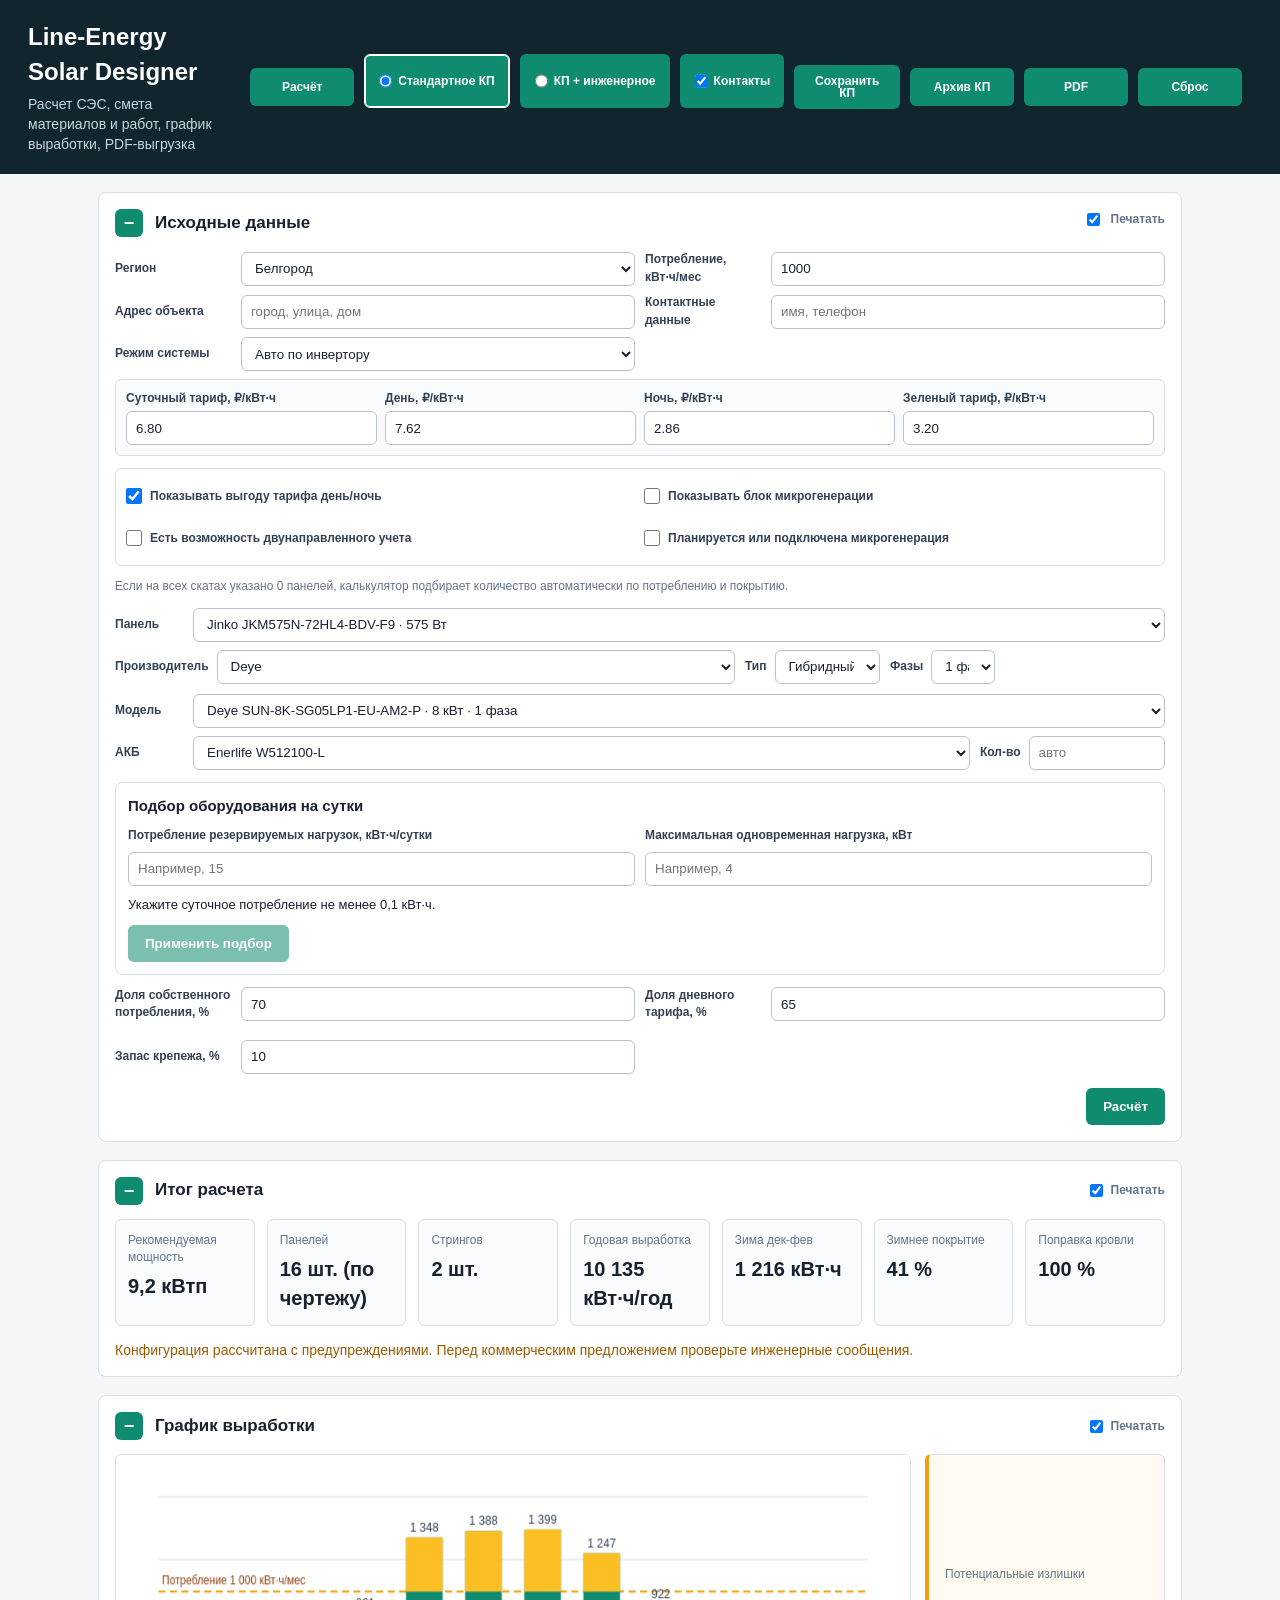
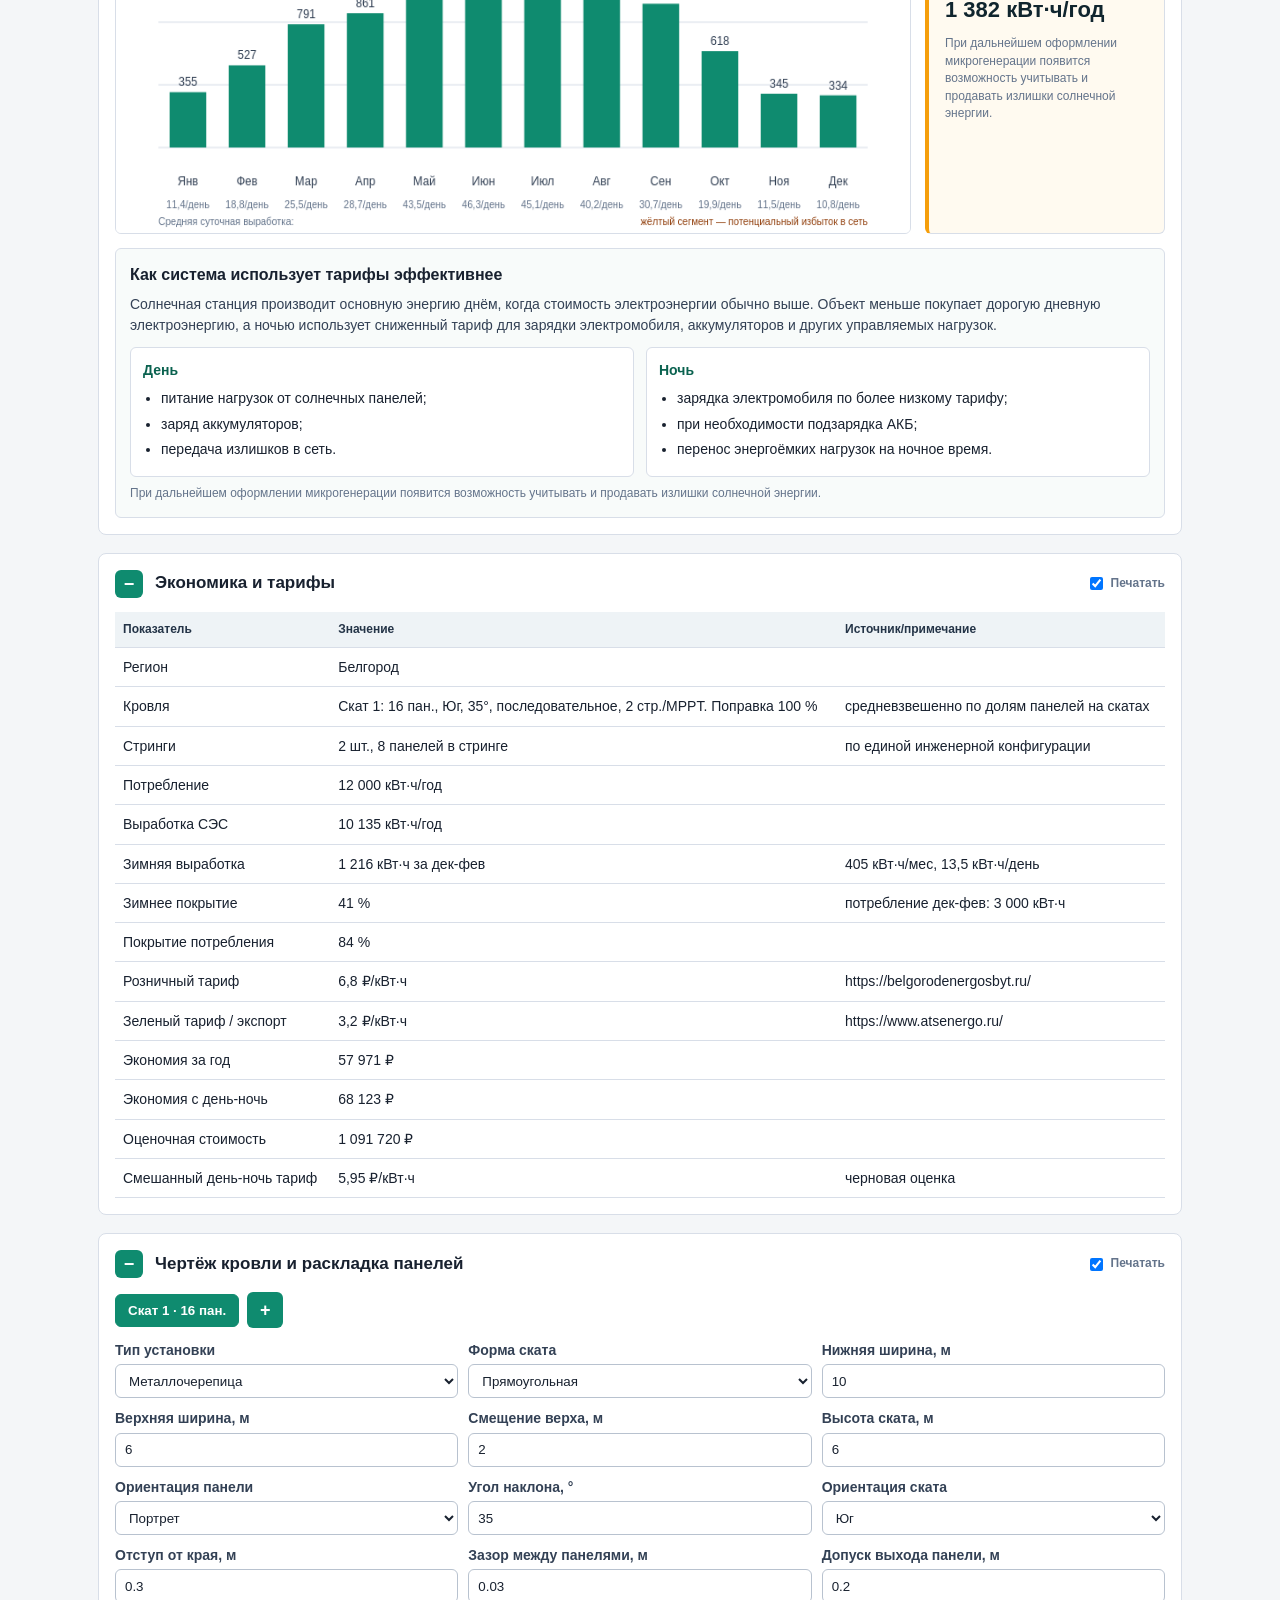
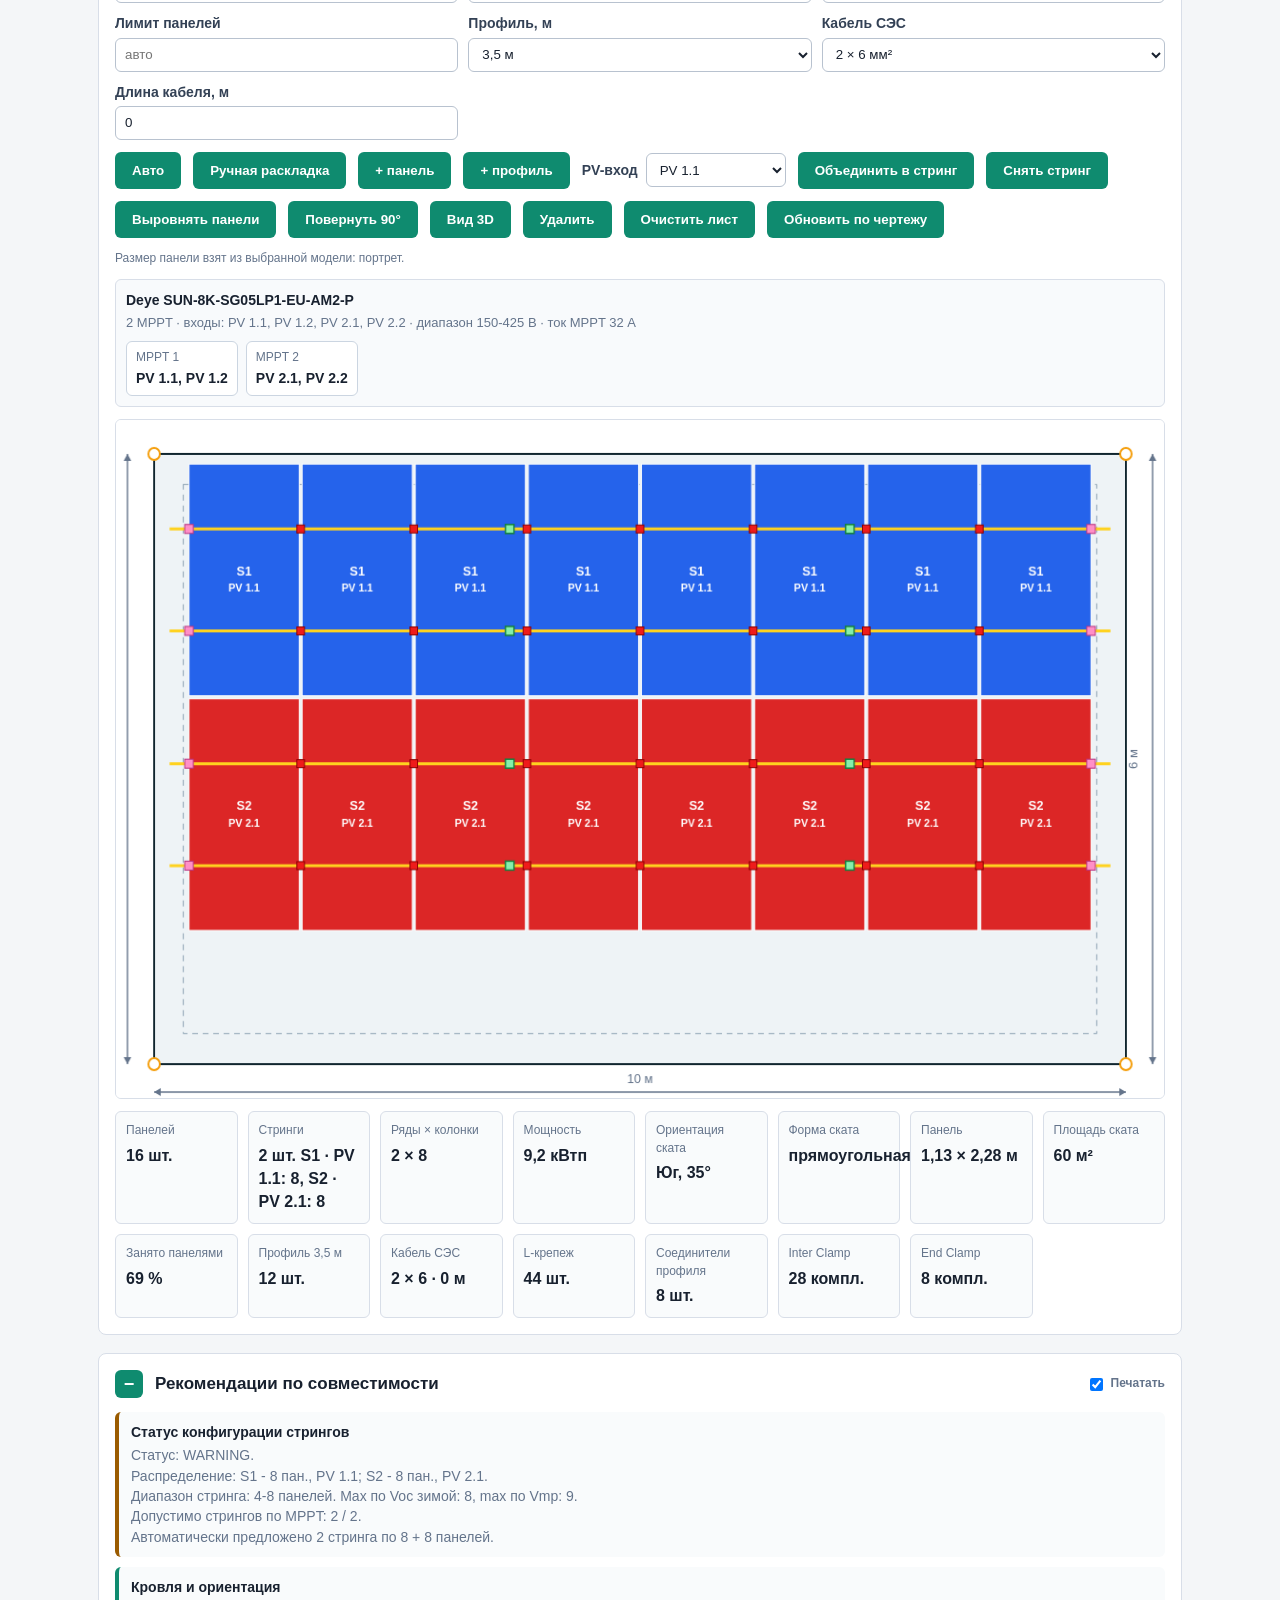
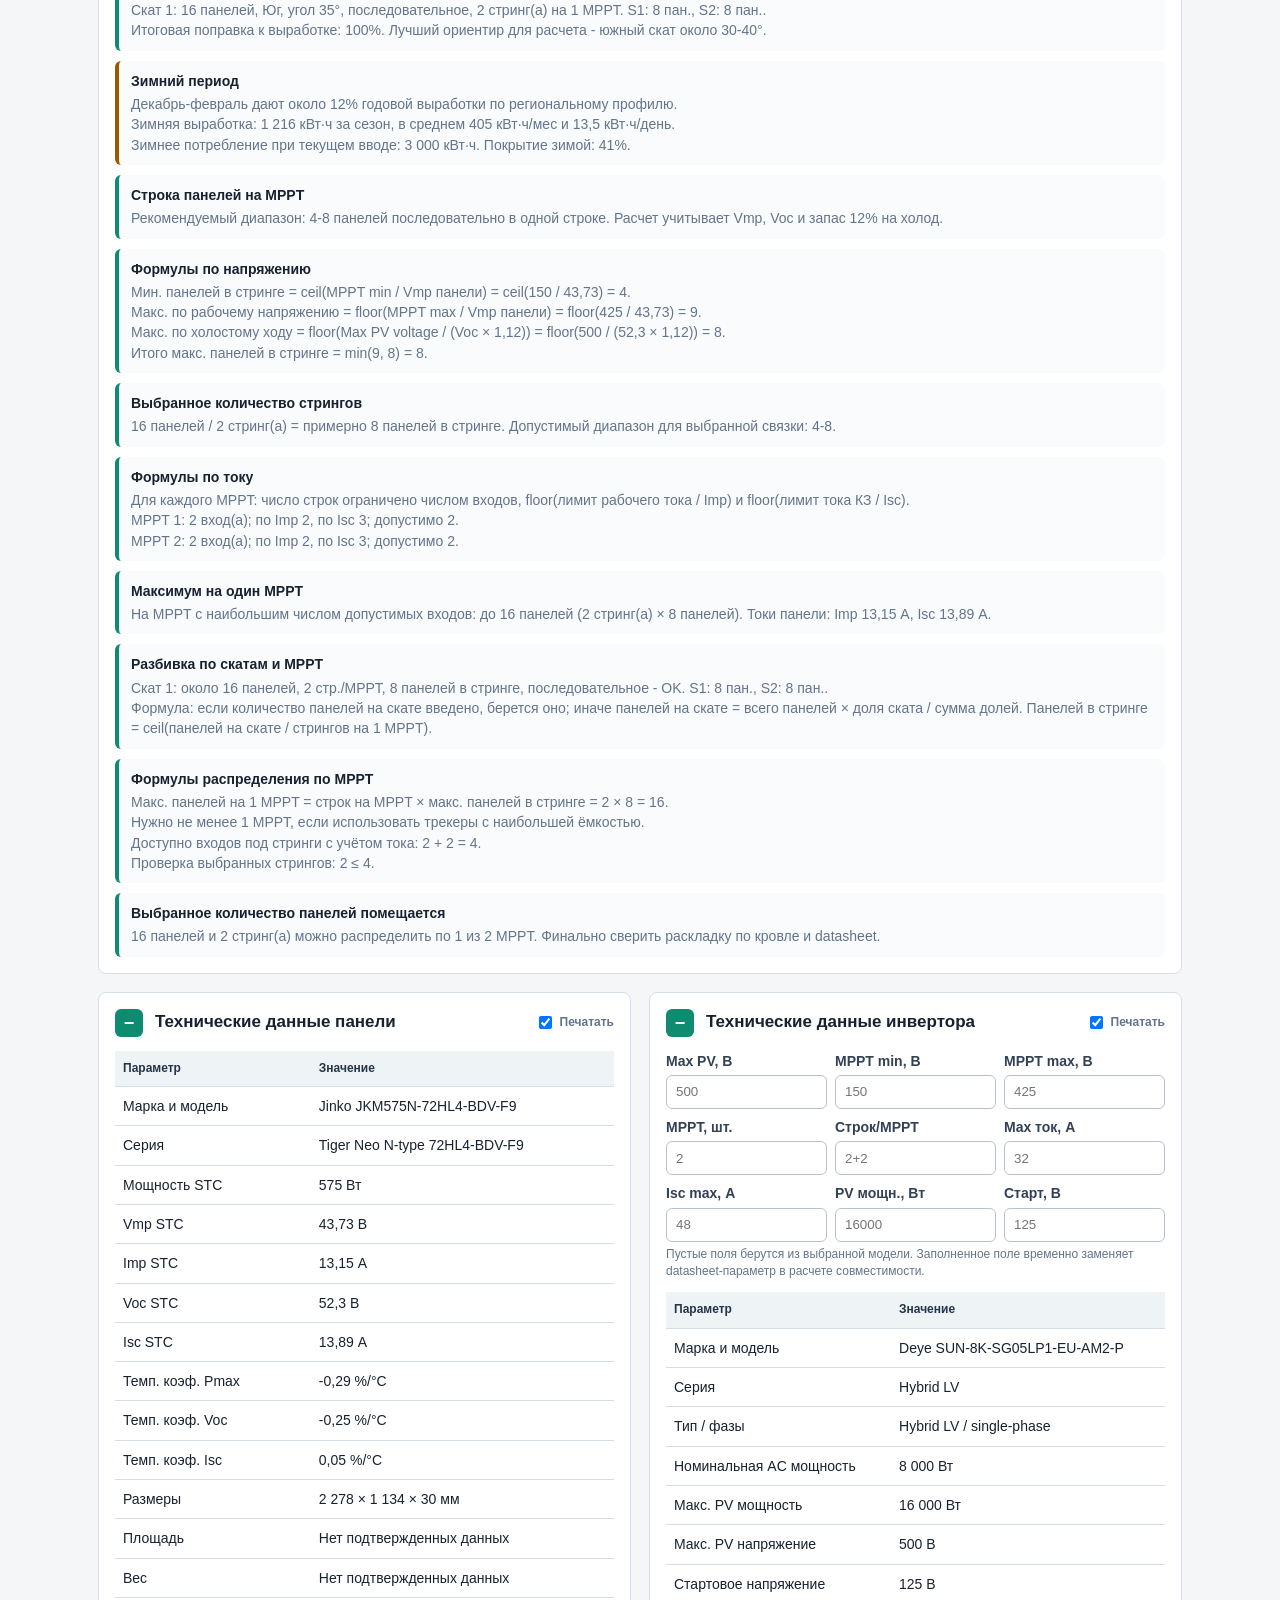
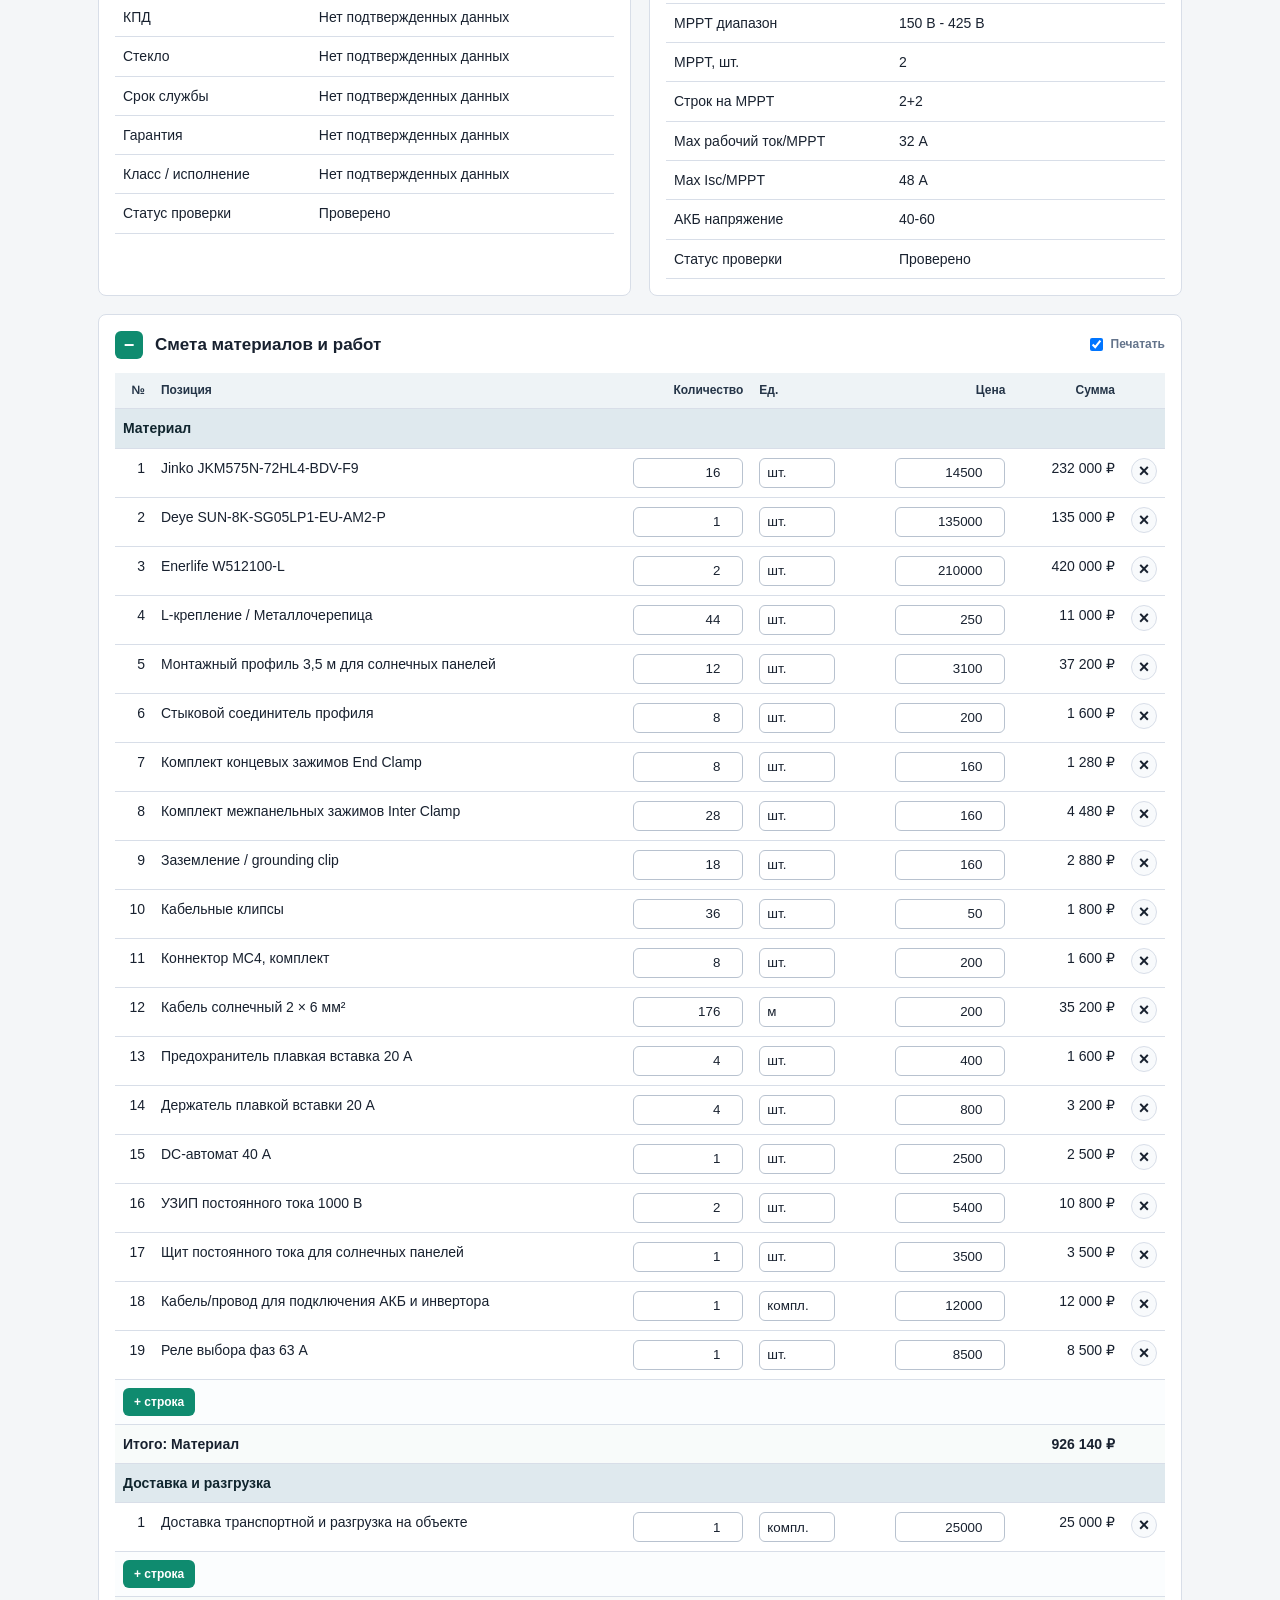
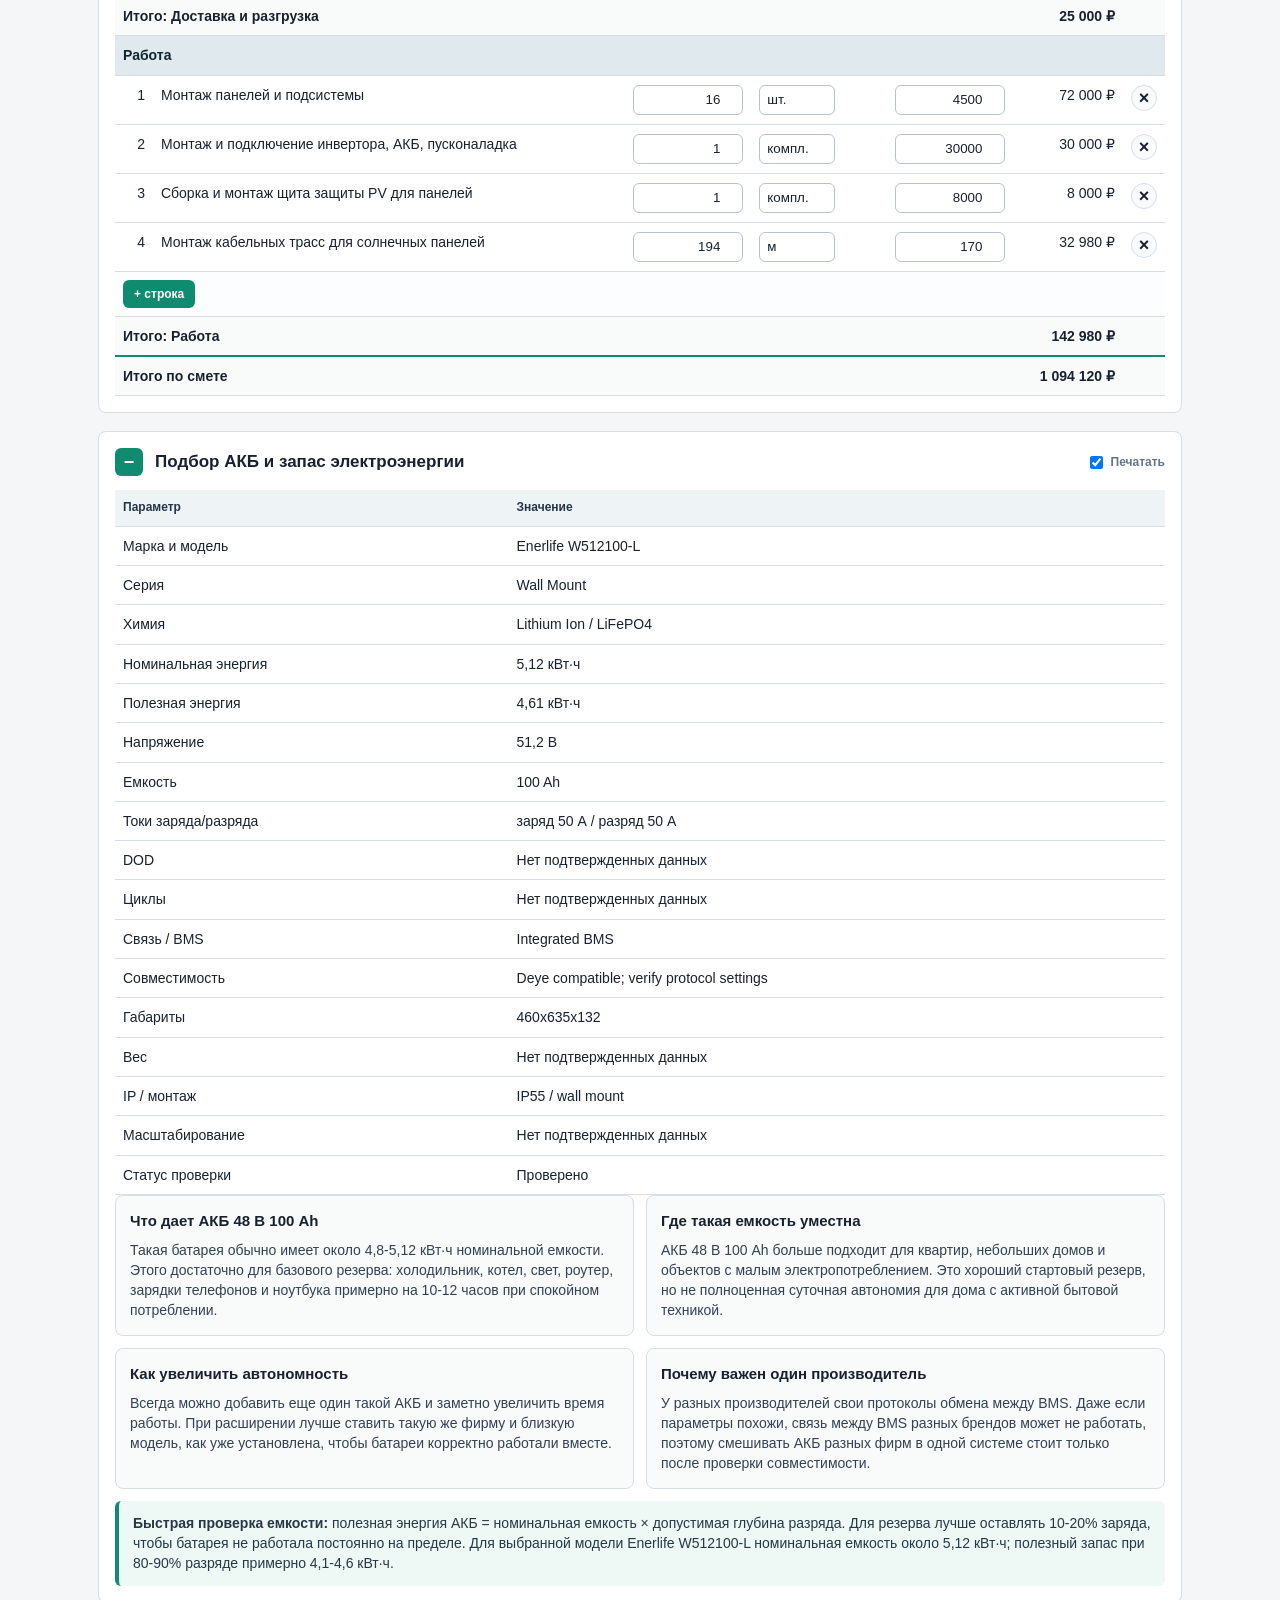
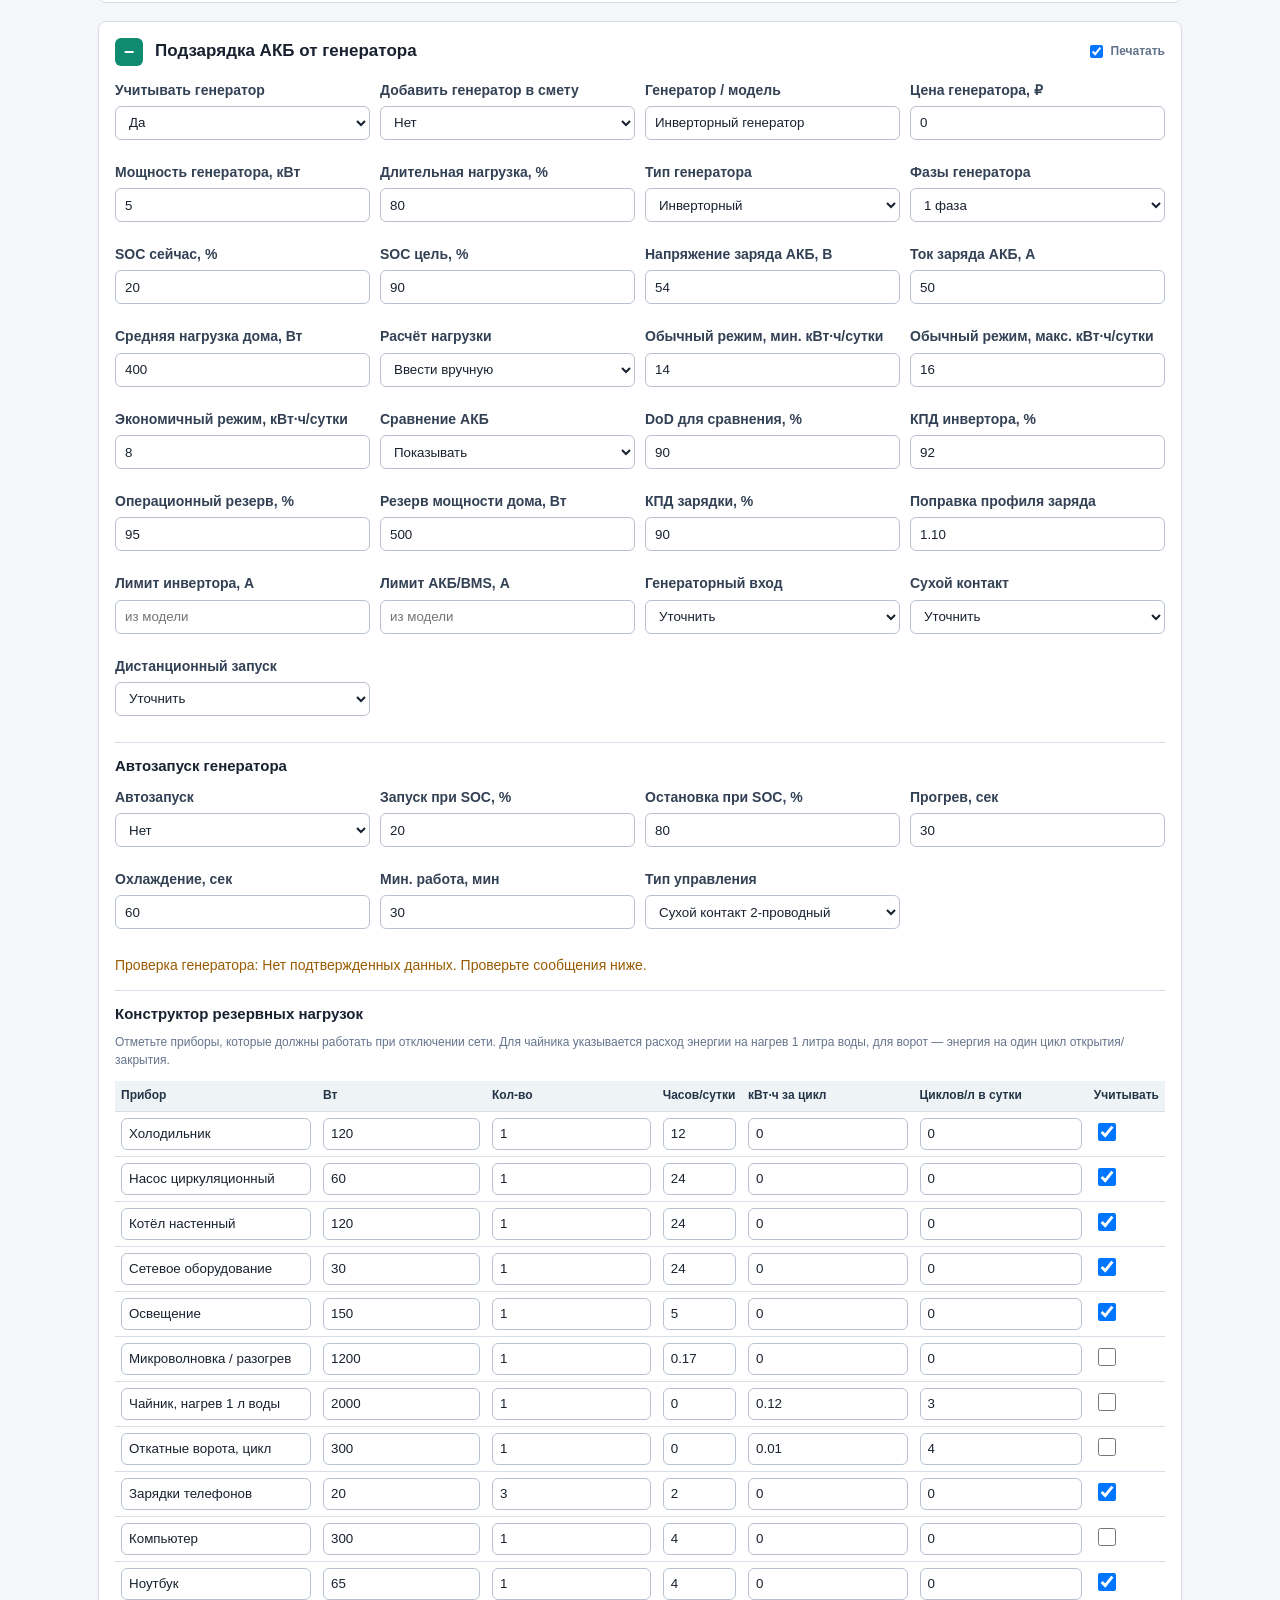
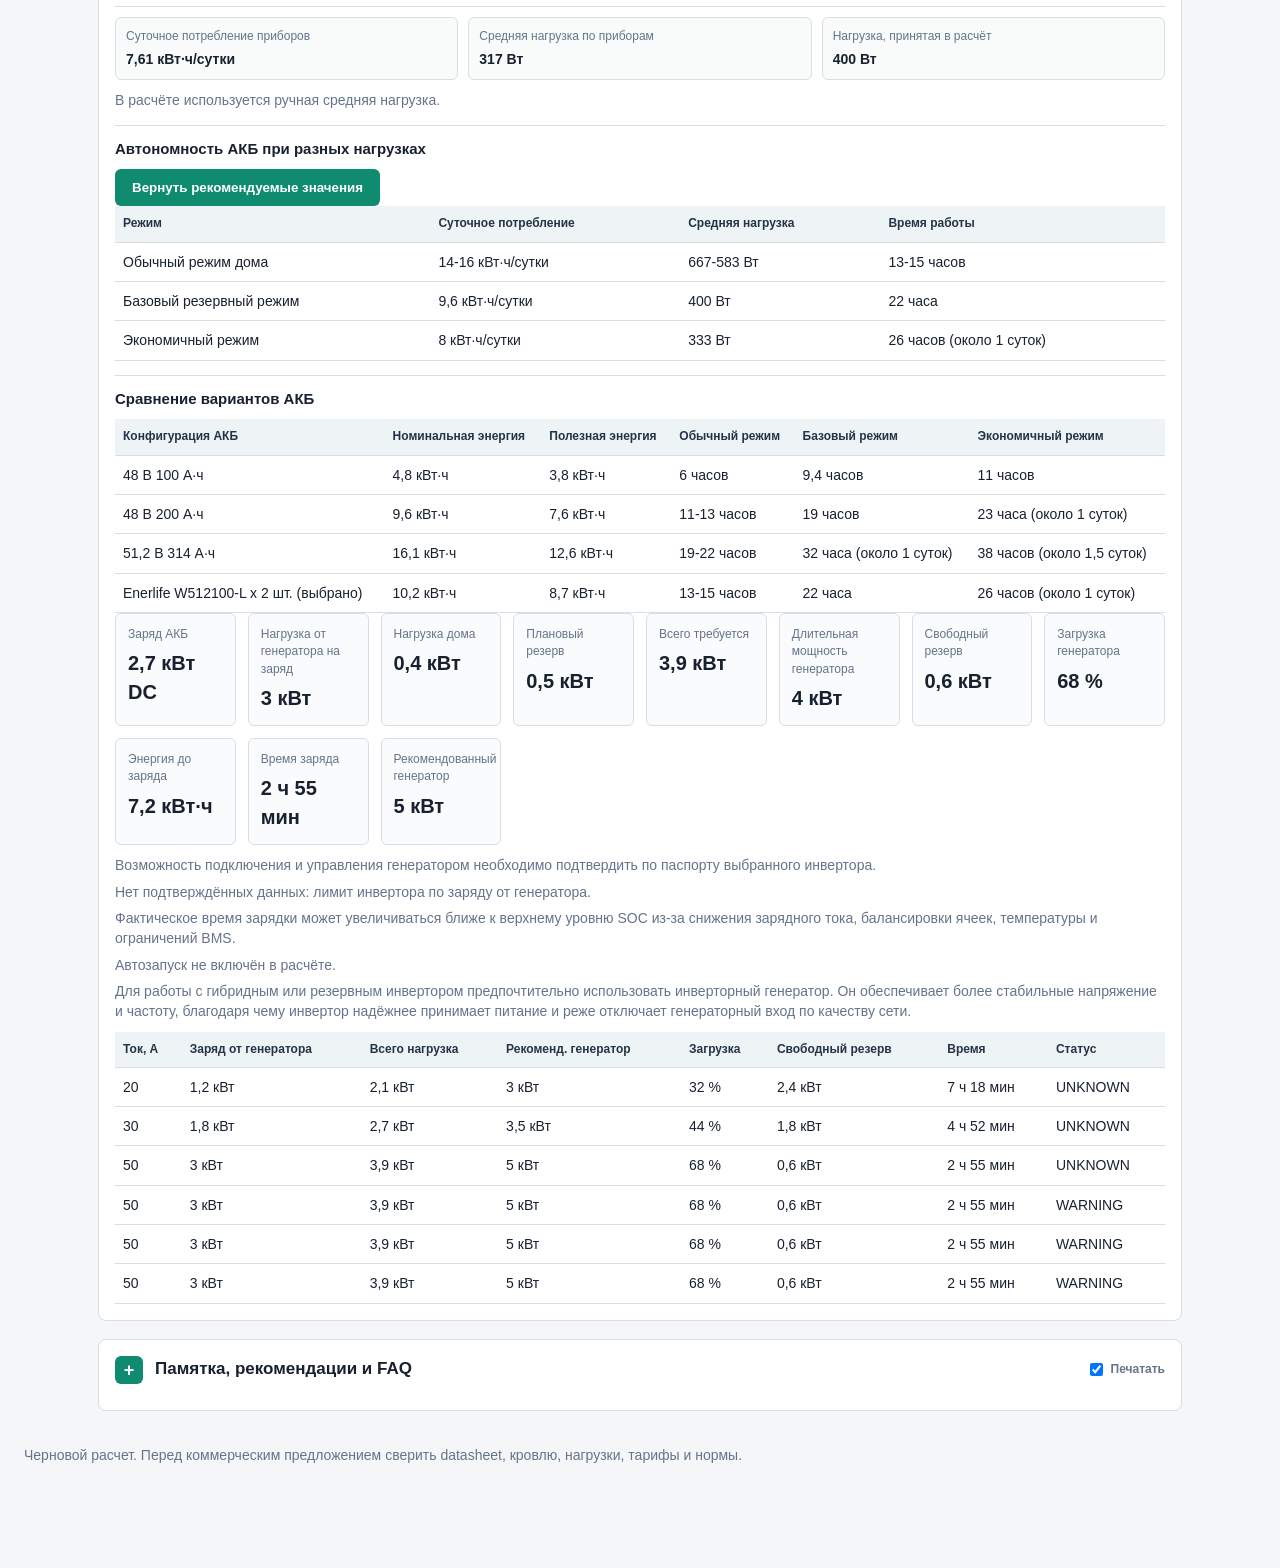
<file: index.html>
<!doctype html>
<html lang="ru">
<head>
  <meta charset="utf-8">
  <meta name="viewport" content="width=device-width, initial-scale=1">
  <meta http-equiv="refresh" content="0; url=Web/">
  <title>Line-Energy Solar Designer</title>
  <link rel="canonical" href="Web/">
  <style>
    body {
      margin: 0;
      min-height: 100vh;
      display: grid;
      place-items: center;
      font: 16px/1.5 Arial, Helvetica, sans-serif;
      color: #18212f;
      background: #f4f6f8;
    }

    a {
      color: #0f8b6f;
      font-weight: 700;
    }
  </style>
</head>
<body>
  <p>Opening calculator. If redirect does not work, click <a href="Web/">here</a>.</p>
</body>
</html>
</file>
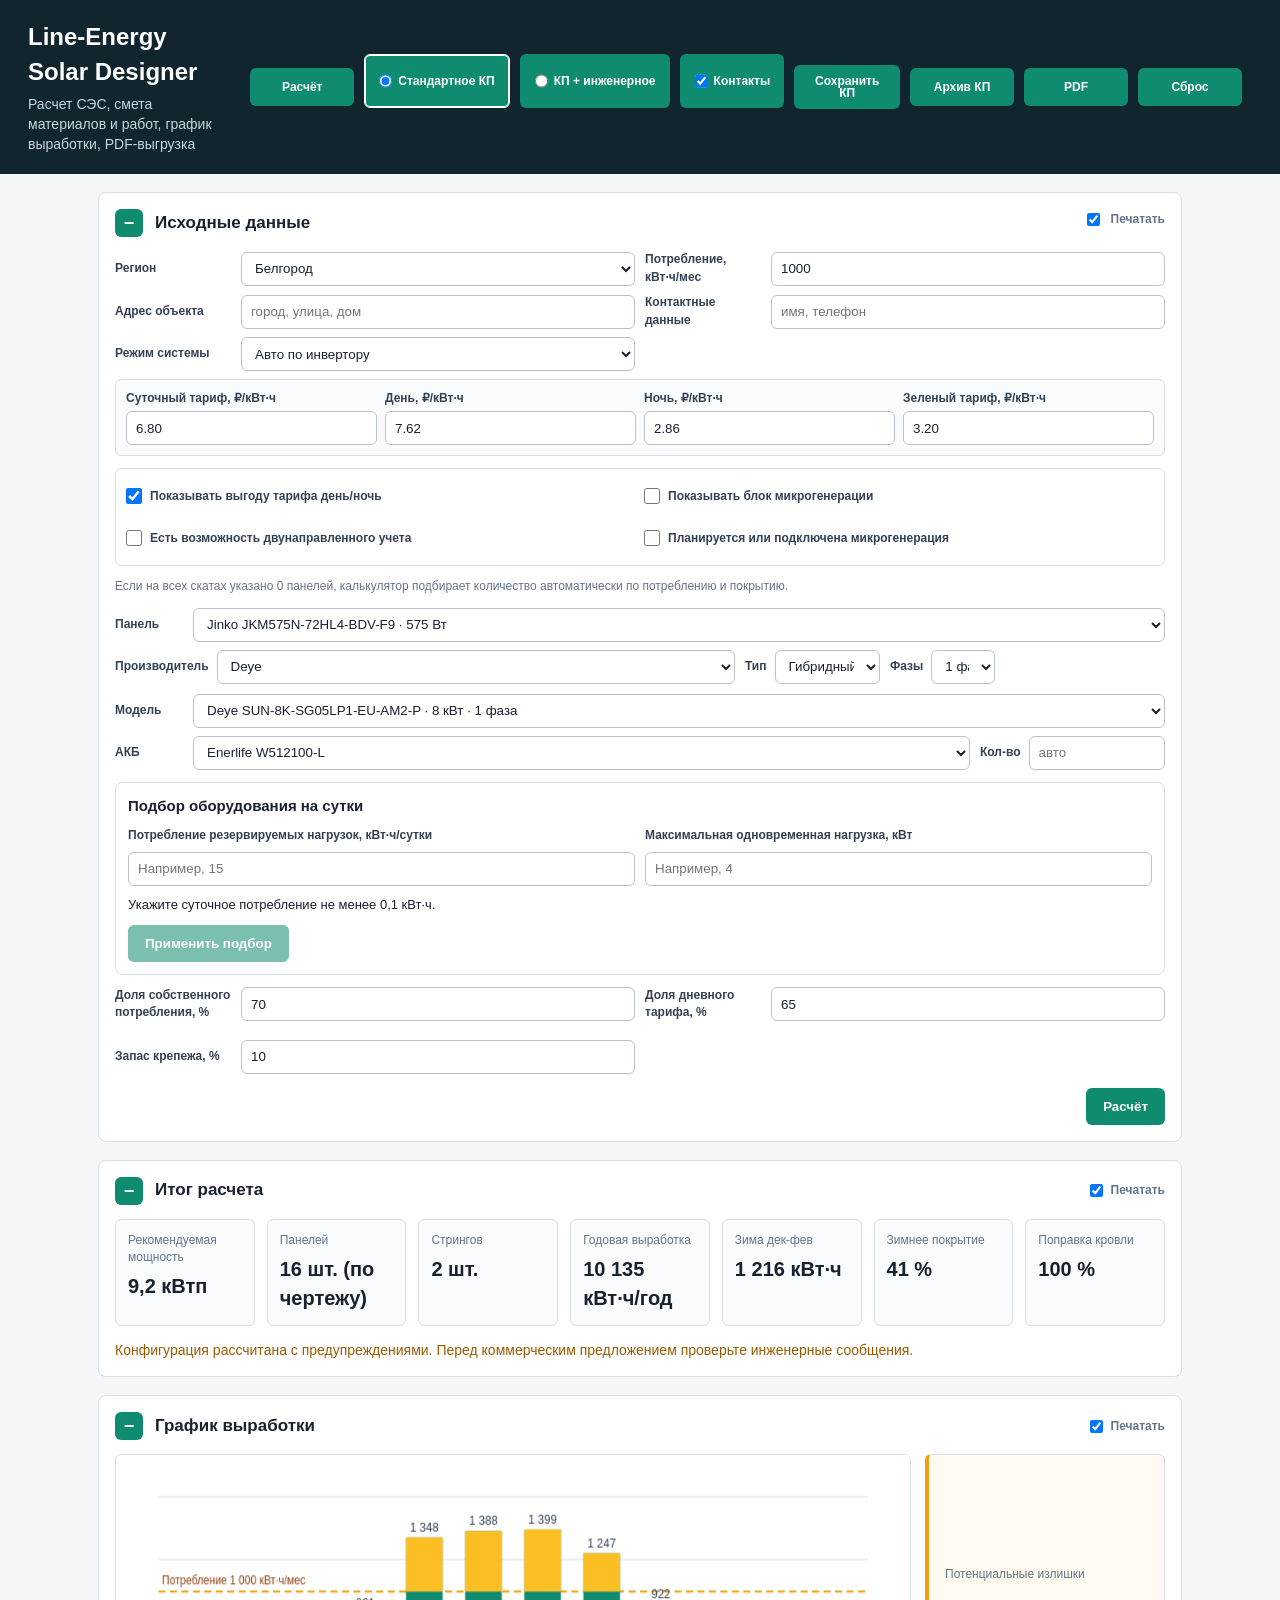
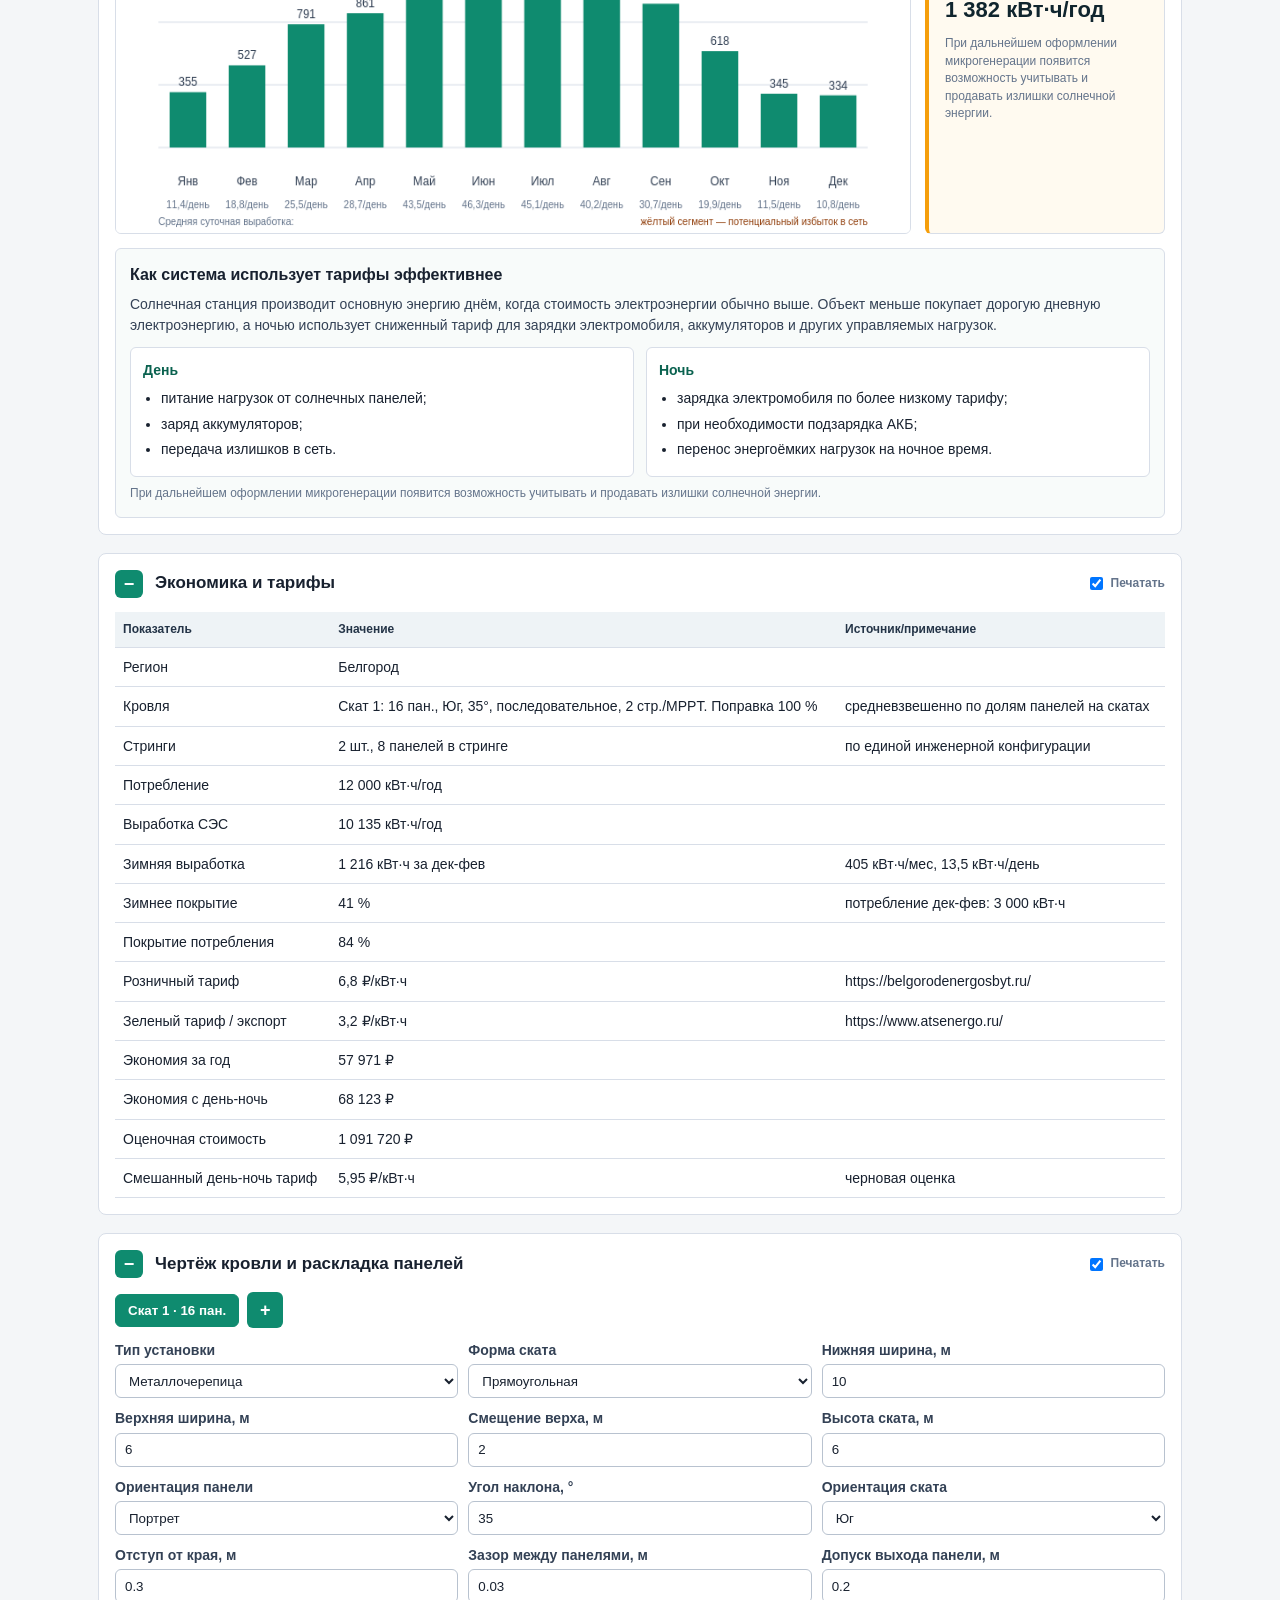
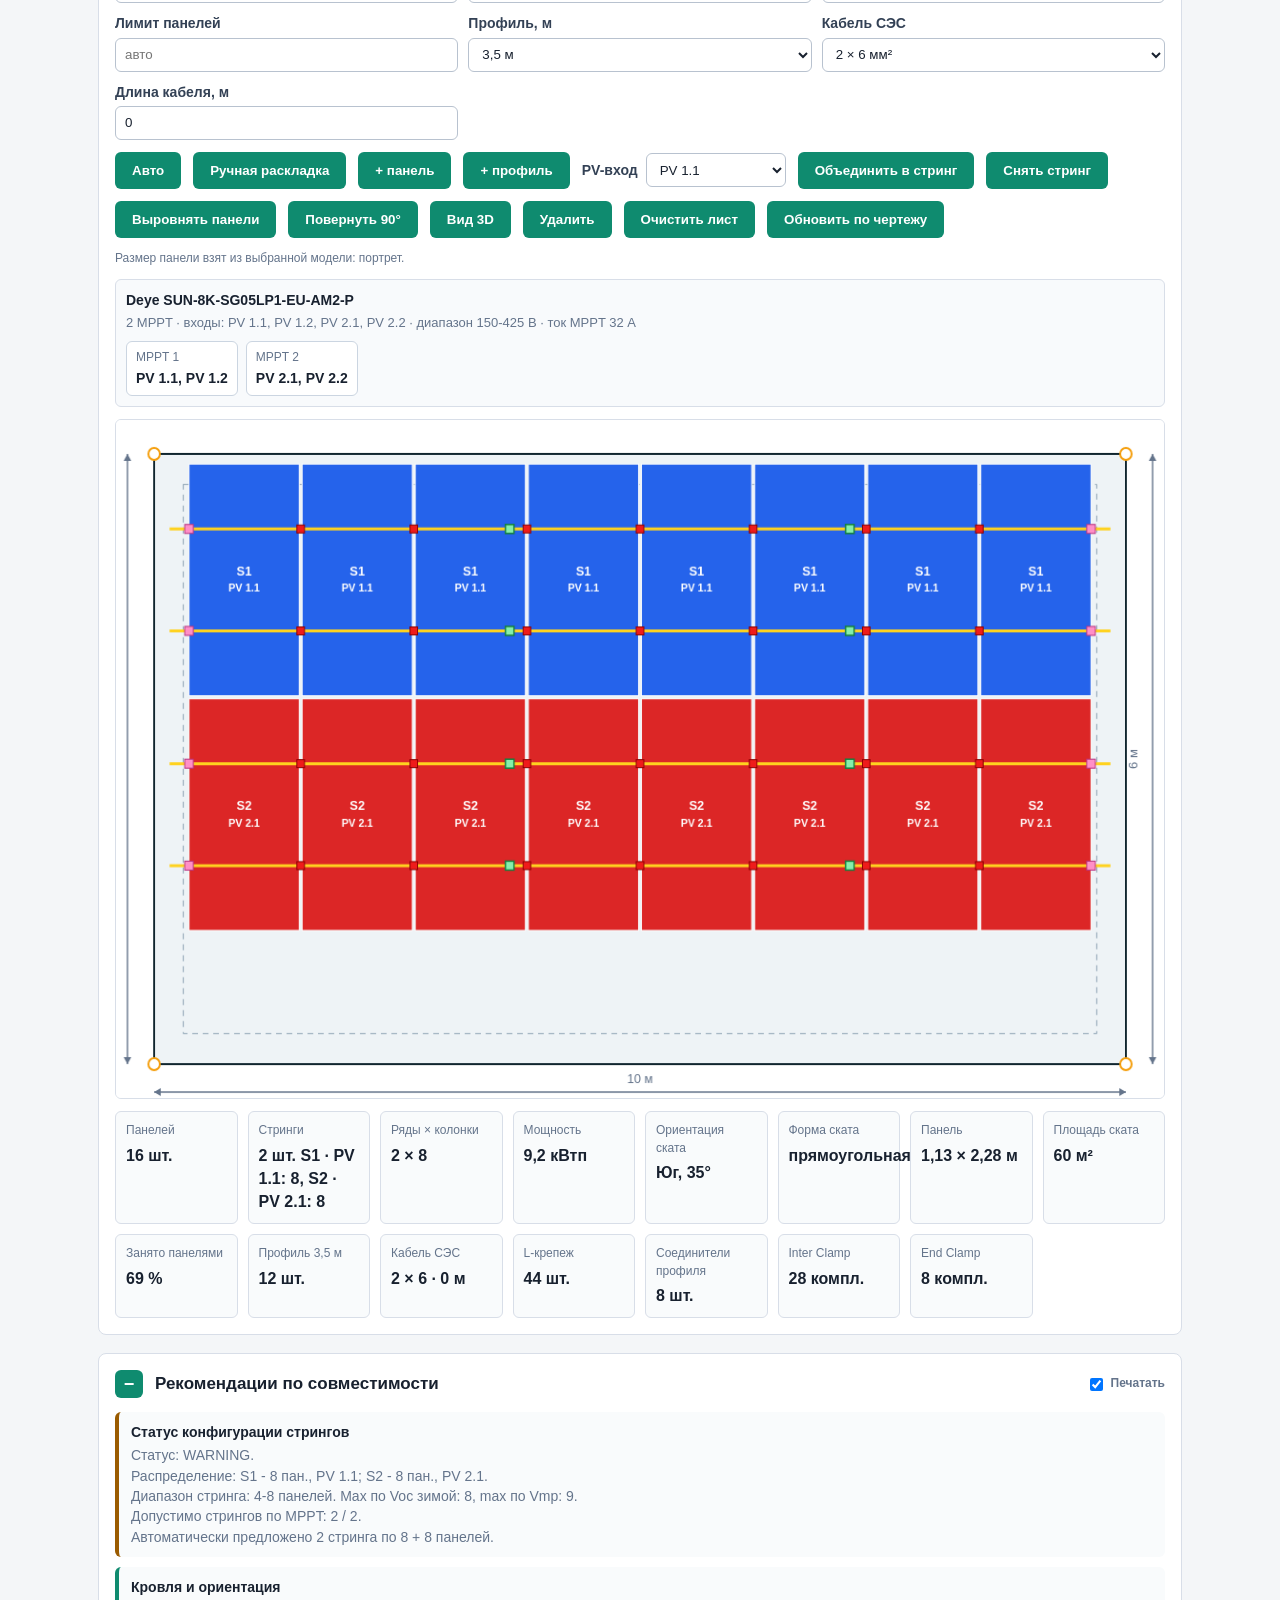
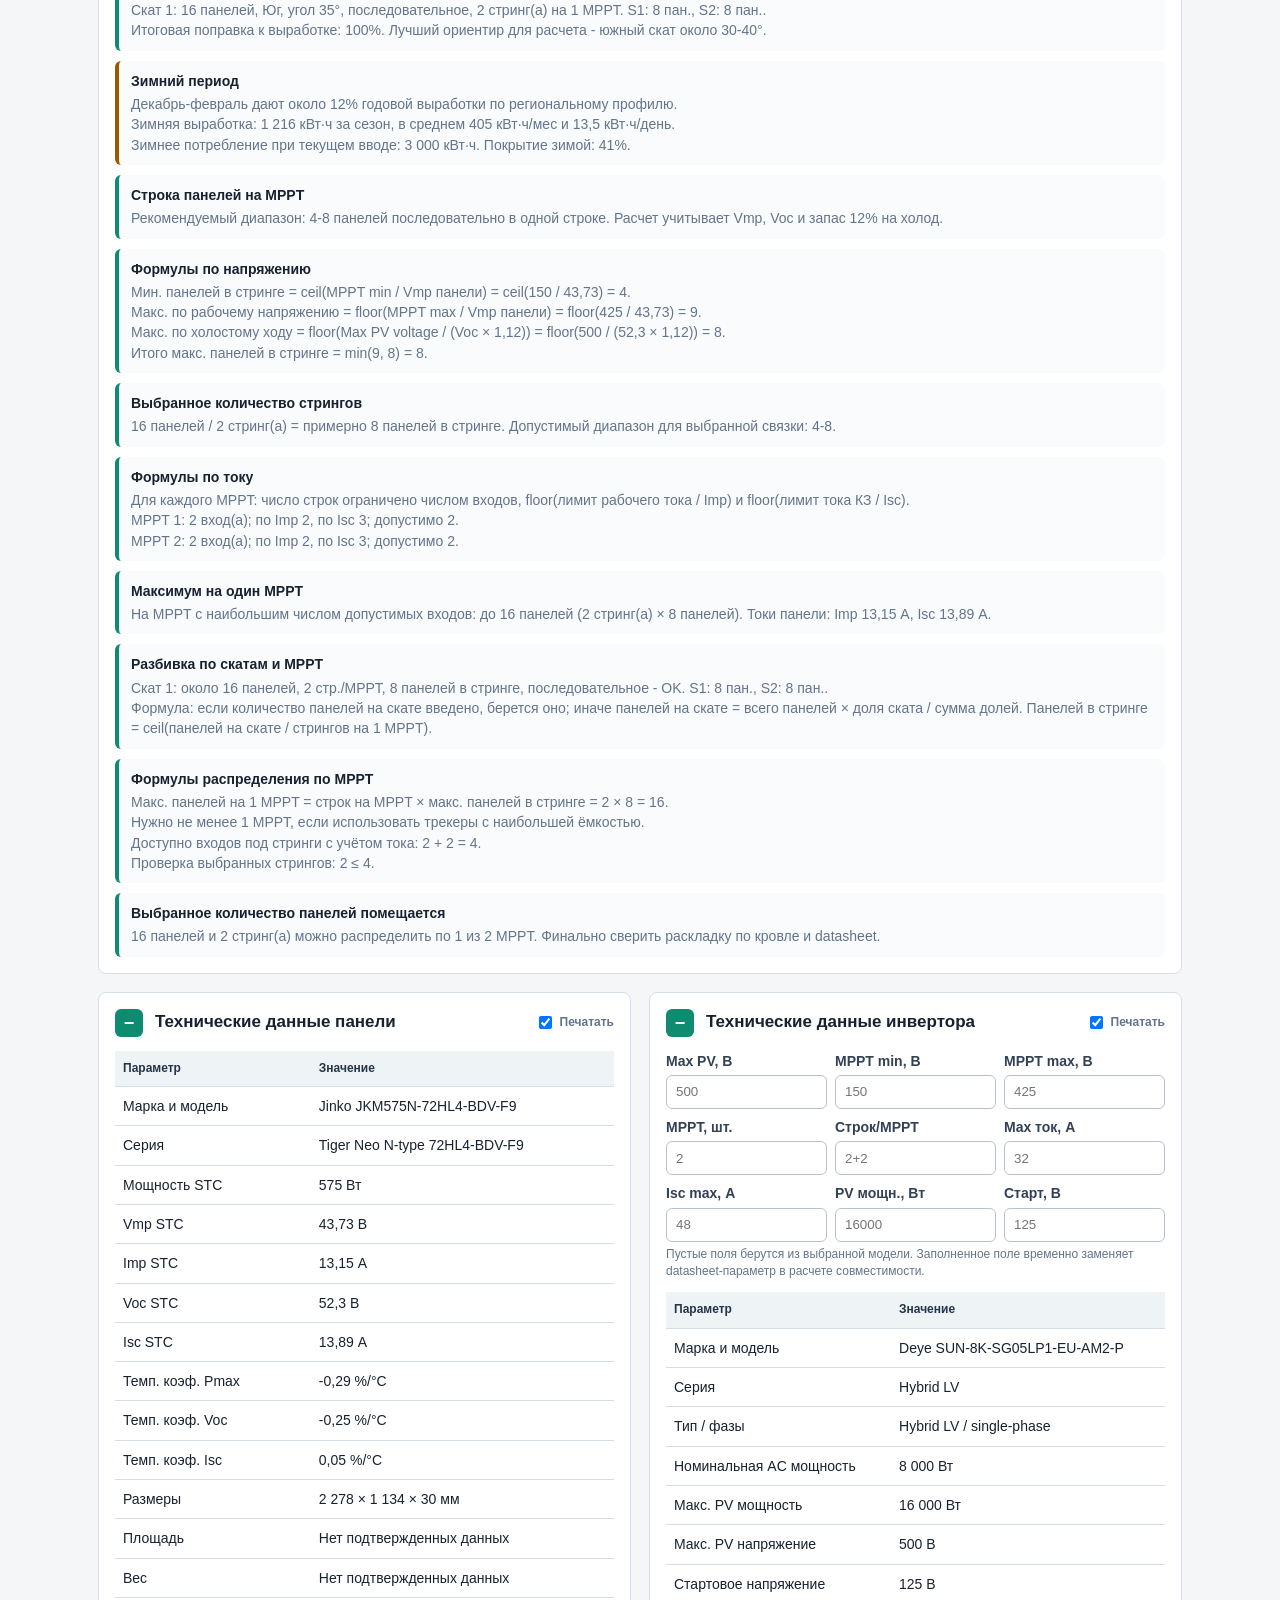
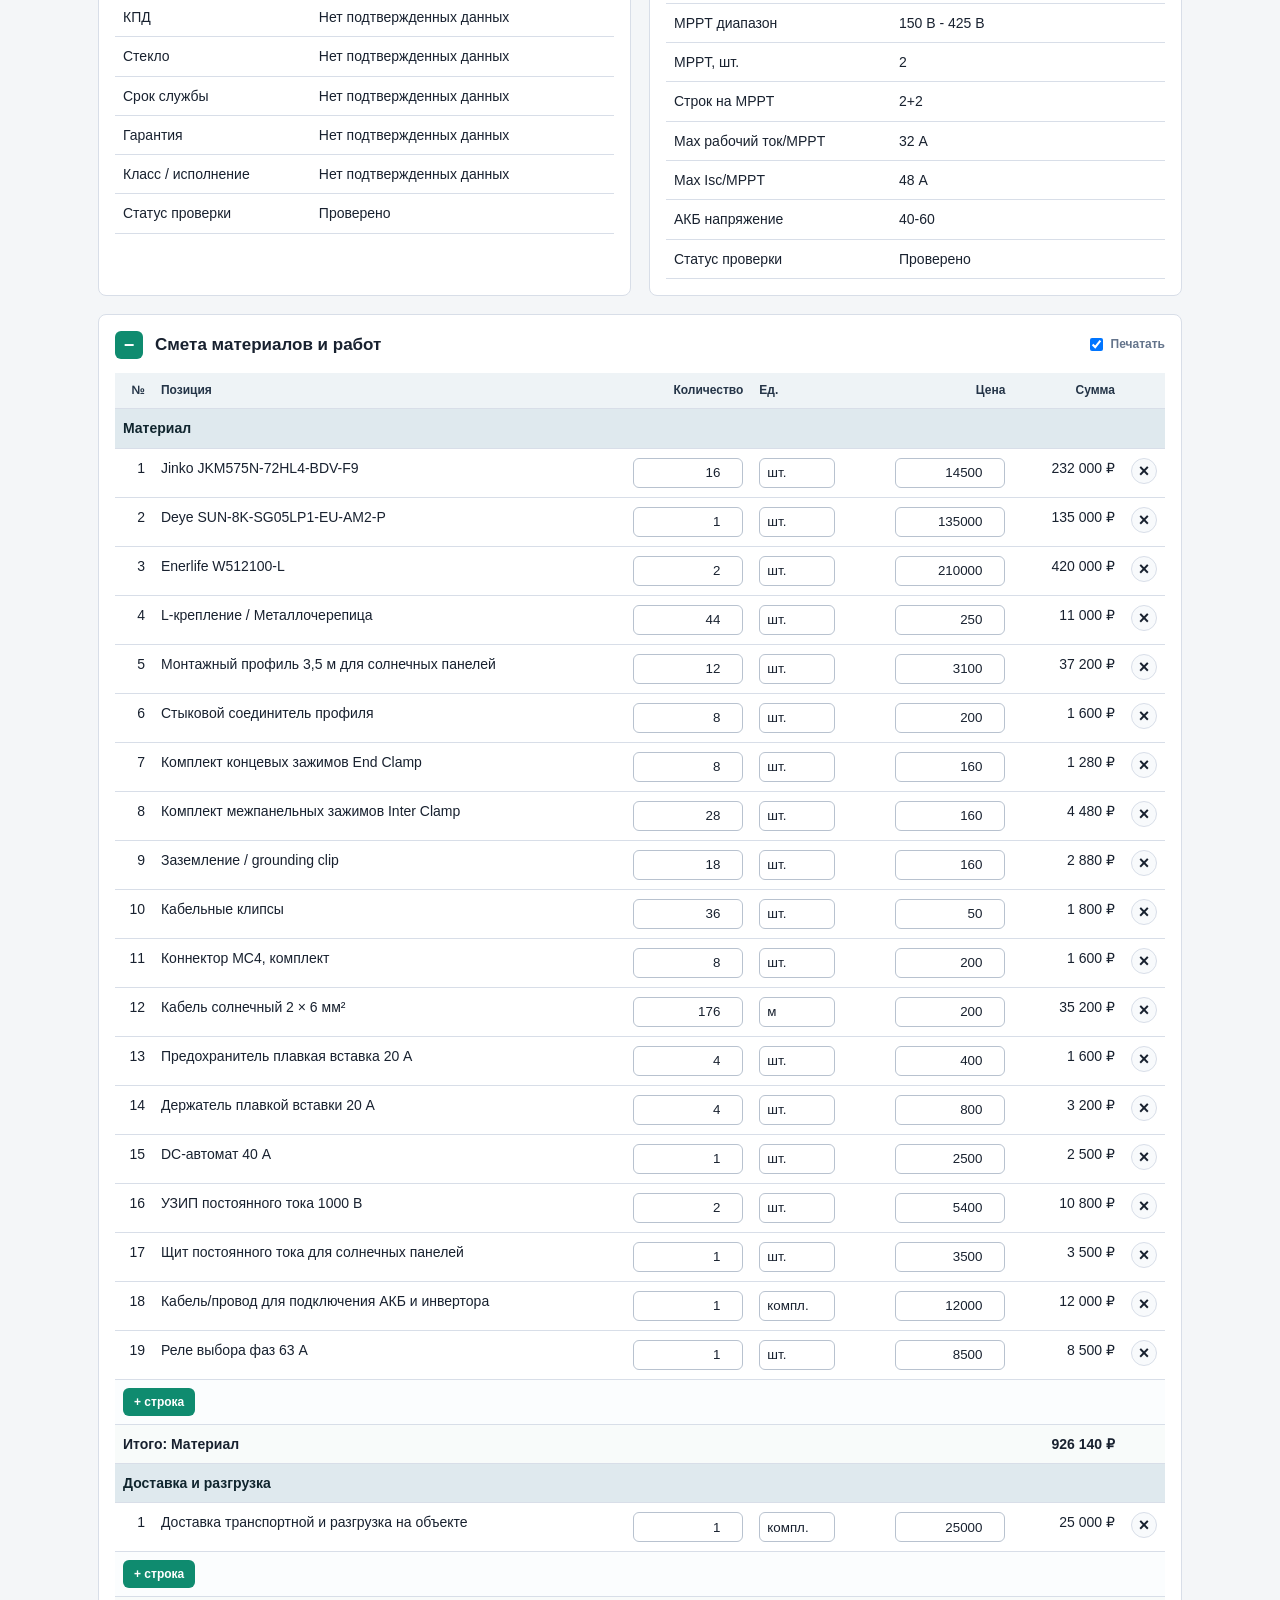
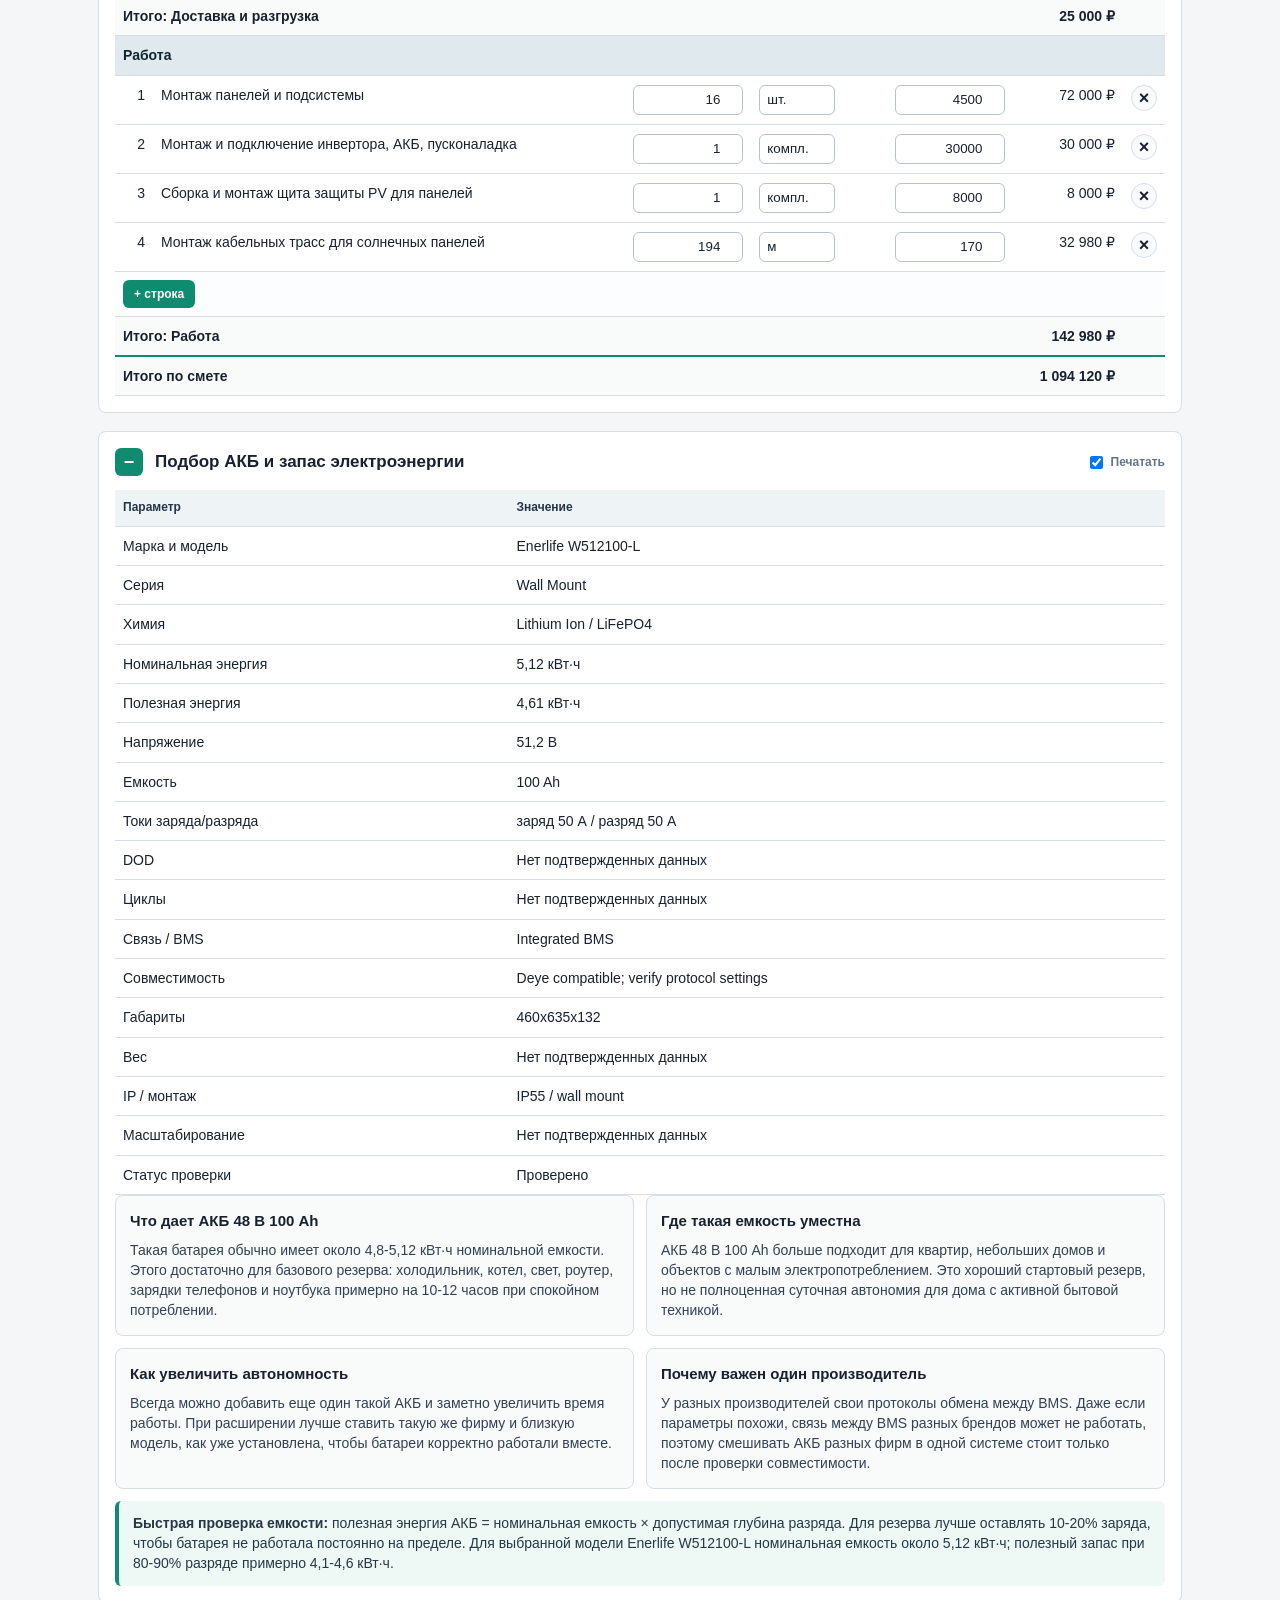
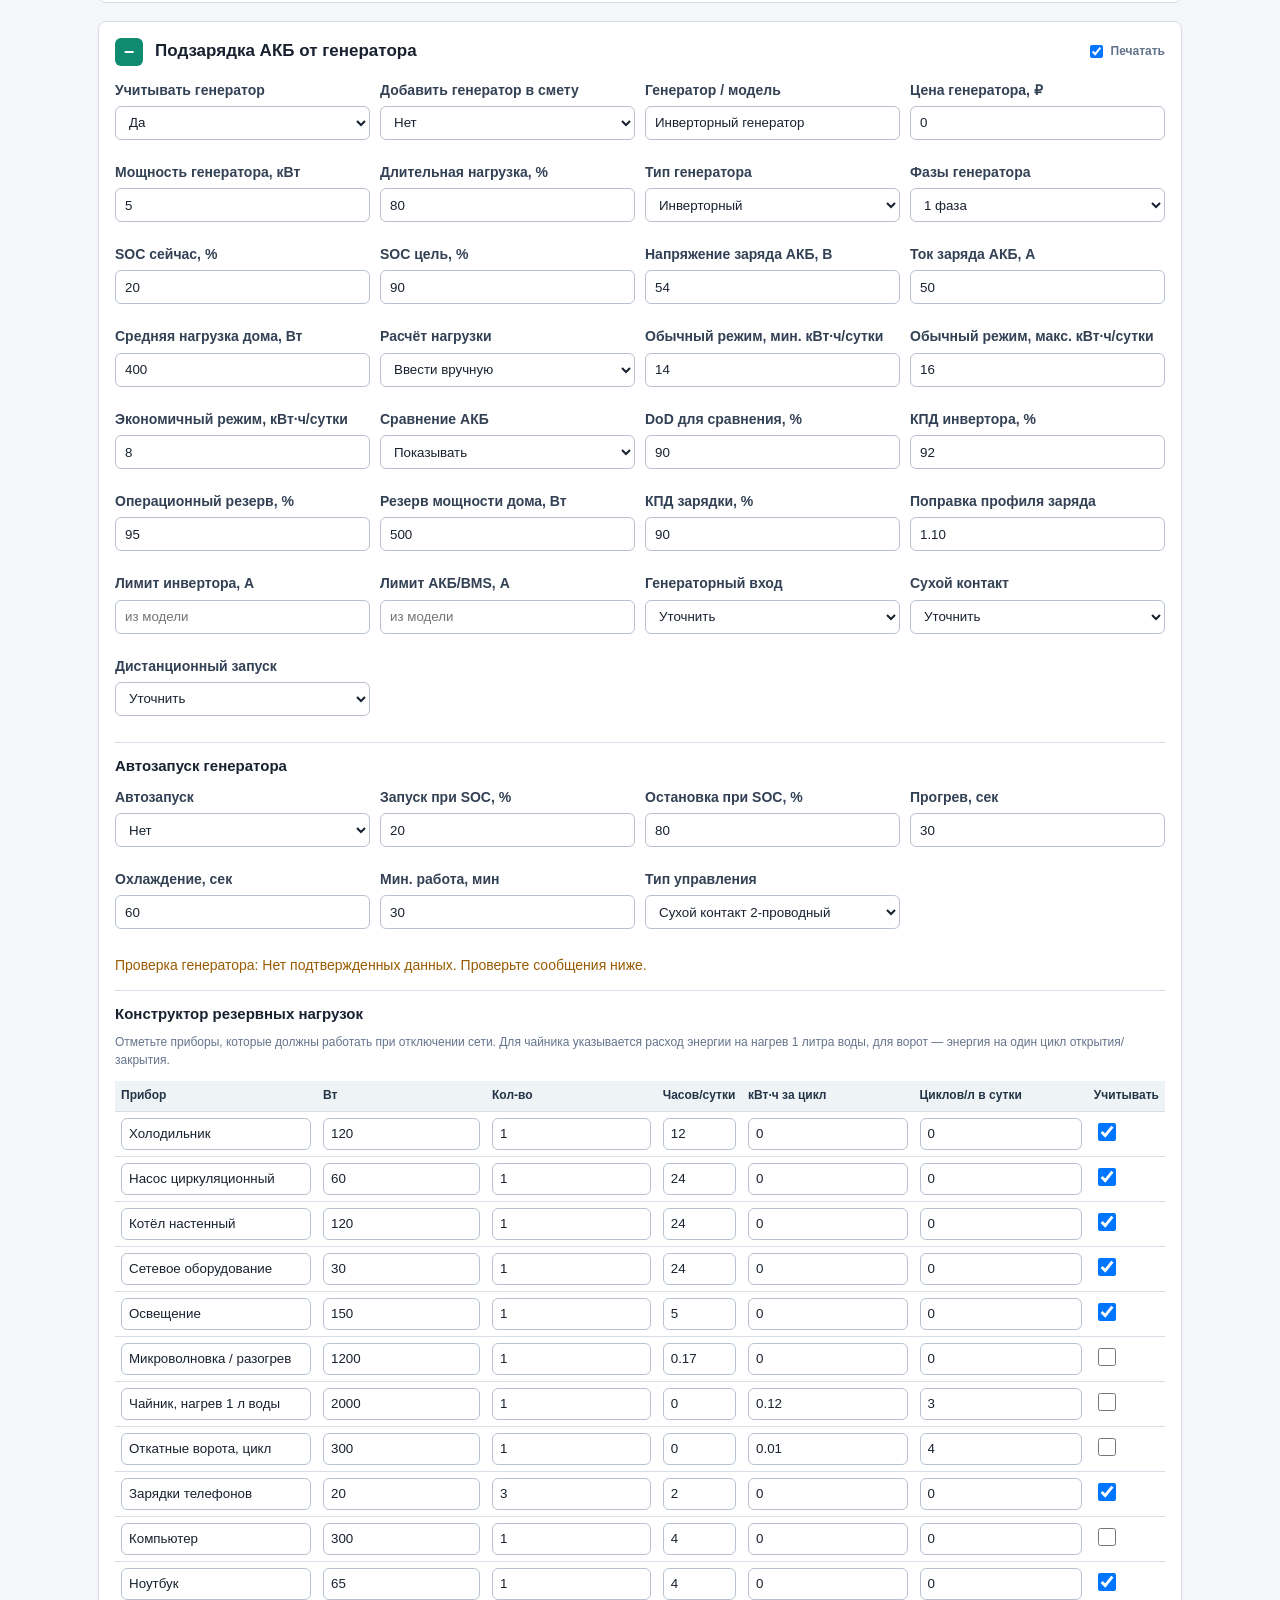
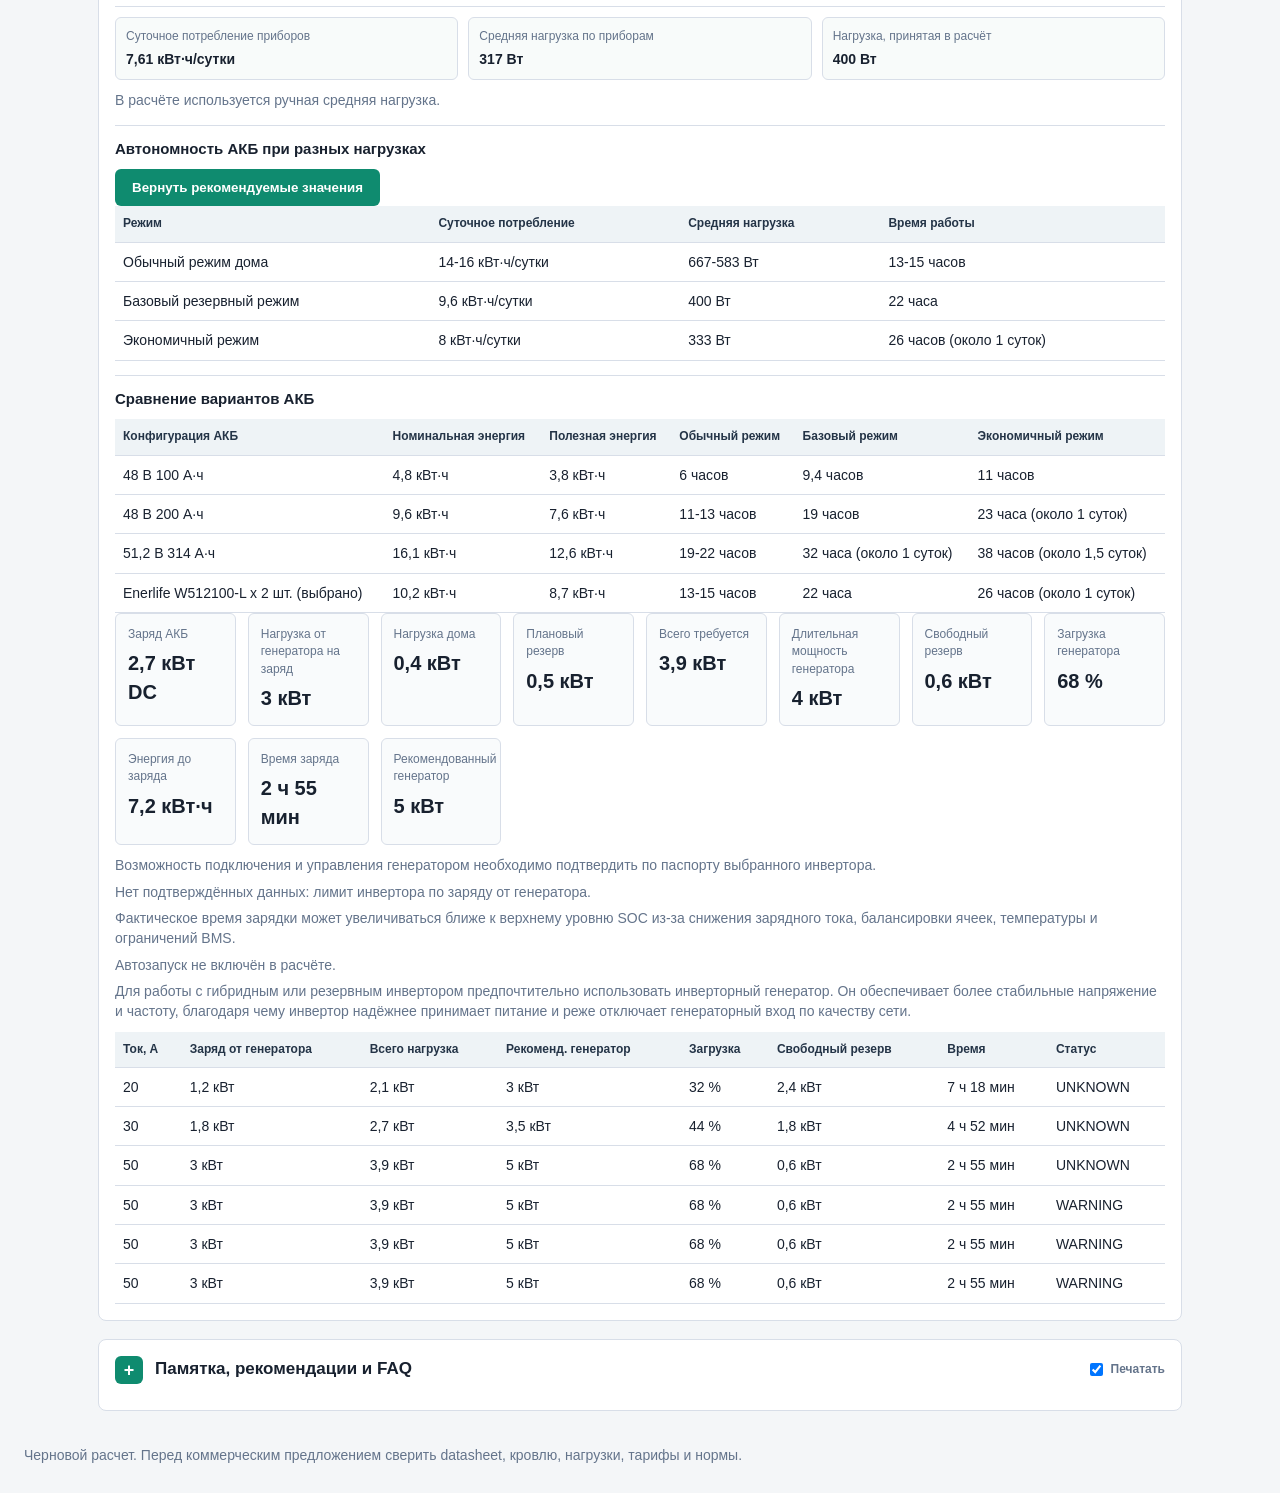
<file: Web/index.html>
<!doctype html>
<html lang="ru">
<head>
  <meta charset="utf-8">
  <meta name="viewport" content="width=device-width, initial-scale=1">
  <title>Line-Energy Solar Designer</title>
  <link rel="stylesheet" href="styles.css">
</head>
<body>
  <header class="topbar">
    <div>
      <h1>Line-Energy Solar Designer</h1>
      <p>Расчет СЭС, смета материалов и работ, график выработки, PDF-выгрузка</p>
    </div>
    <div class="actions">
      <button id="calculateBtn" type="button">Расчёт</button>
      <div class="reportFormatControl" aria-label="Формат отчёта">
        <label class="reportModeCard">
          <input id="reportModeStandard" type="radio" name="reportModeChoice" value="standard" checked>
          <span>
            <strong>Стандартное КП</strong>
          </span>
        </label>
        <label class="reportModeCard">
          <input id="reportModeEngineering" type="radio" name="reportModeChoice" value="engineeringIncluded">
          <span>
            <strong>КП + инженерное</strong>
          </span>
        </label>
      </div>
      <label class="topbarCheck" title="Добавить контакты Line-Energy в PDF">
        <input id="printCompanyContacts" type="checkbox" checked>
        <span>Контакты</span>
      </label>
      <button id="saveProposalBtn" type="button">Сохранить КП</button>
      <button id="archiveToggleBtn" type="button">Архив КП</button>
      <button id="printBtn" type="button">PDF</button>
      <button id="resetBtn" type="button">Сброс</button>
      <span id="exportStatus" class="exportStatus"></span>
    </div>
  </header>

  <main class="layout">
    <section id="proposalArchivePanel" class="panel proposalArchivePanel" hidden>
      <div class="sectionHeader">
        <h2>Архив коммерческих предложений</h2>
        <div class="archiveHeaderActions">
          <button id="exportProposalsBtn" type="button" class="secondaryBtn">Экспорт JSON</button>
          <button id="importProposalsBtn" type="button" class="secondaryBtn">Импорт JSON</button>
          <input id="proposalImportFile" type="file" accept="application/json,.json" hidden>
          <button id="archiveCloseBtn" type="button" class="secondaryBtn">Скрыть</button>
        </div>
      </div>
      <div class="proposalArchiveHint">Сохранённые КП хранятся в этом браузере. Для переноса на другой компьютер используйте экспорт и импорт JSON.</div>
      <div class="tableWrap">
        <table id="proposalArchiveTable" class="proposalArchiveTable"></table>
      </div>
    </section>
    <section class="panel inputs">
      <h2>Исходные данные</h2>
      <div class="inputRows">
        <label>
          Регион
          <select id="region"></select>
        </label>
        <label>
          Потребление, кВт·ч/мес
          <input id="monthlyConsumption" type="number" min="100" step="50" value="1000">
        </label>
        <label>
          Адрес объекта
          <input id="objectAddress" type="text" placeholder="город, улица, дом">
        </label>
        <label>
          Контактные данные
          <input id="objectContact" type="text" placeholder="имя, телефон">
        </label>
        <label>
          Режим системы
          <select id="systemMode">
            <option value="auto">Авто по инвертору</option>
            <option value="hybrid">Гибридная</option>
            <option value="backup">Резервная</option>
            <option value="grid">Сетевая</option>
          </select>
        </label>
        <label class="calcOnly">
          Покрытие, %
          <input id="targetCoverage" type="number" min="10" max="100" step="5" value="70">
        </label>
        <label class="calcOnly">
          <span id="roofMainTiltLabel">Угол наклона кровли, °</span>
          <input id="roofMainTilt" type="number" min="0" max="90" step="1" value="35">
        </label>
      </div>
      <div class="tariffInputs">
        <label>
          Суточный тариф, ₽/кВт·ч
          <input id="tariffRetail" type="number" min="0" step="0.01">
        </label>
        <label>
          День, ₽/кВт·ч
          <input id="tariffDay" type="number" min="0" step="0.01">
        </label>
        <label>
          Ночь, ₽/кВт·ч
          <input id="tariffNight" type="number" min="0" step="0.01">
        </label>
        <label>
          Зеленый тариф, ₽/кВт·ч
          <input id="tariffExport" type="number" min="0" step="0.01">
        </label>
      </div>
      <div class="benefitToggles">
        <label>
          <input id="includeDayNightBenefit" type="checkbox" checked>
          <span>Показывать выгоду тарифа день/ночь</span>
        </label>
        <label>
          <input id="includeMicrogenerationBenefit" type="checkbox">
          <span>Показывать блок микрогенерации</span>
        </label>
        <label>
          <input id="hasBidirectionalMetering" type="checkbox">
          <span>Есть возможность двунаправленного учета</span>
        </label>
        <label>
          <input id="hasMicrogenerationConnection" type="checkbox">
          <span>Планируется или подключена микрогенерация</span>
        </label>
      </div>
      <label class="fullRow calcOnly">
        Количество скатов
        <select id="roofSlopeCount">
          <option value="1">1 скат</option>
          <option value="2">2 ската</option>
          <option value="3">3 ската</option>
          <option value="4">4 ската</option>
        </select>
      </label>
      <div class="roofSlopes calcOnly">
        <div class="roofSlope" data-slope-index="1">
          <h3>Скат 1</h3>
          <div class="grid2">
            <label>
              Кол-во панелей
              <input id="roof1PanelCount" type="number" min="0" step="1" value="0">
            </label>
            <label>
              Доля панелей, %
              <input id="roof1Share" type="number" min="0" max="100" step="5" value="100">
            </label>
          </div>
          <div class="grid2">
            <label>
              Угол ската, °
              <input id="roof1Tilt" type="number" min="0" max="90" step="1" value="35">
            </label>
            <label>
              Ориентация ската
              <select id="roof1Azimuth"></select>
            </label>
          </div>
          <div class="grid2">
            <label>
              Подключение
              <select id="roof1Connection"></select>
            </label>
            <label>
              Стрингов на 1 MPPT
              <input id="roof1StringsPerMppt" type="number" min="1" step="1" value="1">
            </label>
          </div>
        </div>
        <div class="roofSlope" data-slope-index="2">
          <h3>Скат 2</h3>
          <div class="grid2">
            <label>
              Кол-во панелей
              <input id="roof2PanelCount" type="number" min="0" step="1" value="0">
            </label>
            <label>
              Доля панелей, %
              <input id="roof2Share" type="number" min="0" max="100" step="5" value="0">
            </label>
          </div>
          <div class="grid2">
            <label>
              Угол ската, °
              <input id="roof2Tilt" type="number" min="0" max="90" step="1" value="35">
            </label>
            <label>
              Ориентация ската
              <select id="roof2Azimuth"></select>
            </label>
          </div>
          <div class="grid2">
            <label>
              Подключение
              <select id="roof2Connection"></select>
            </label>
            <label>
              Стрингов на 1 MPPT
              <input id="roof2StringsPerMppt" type="number" min="1" step="1" value="1">
            </label>
          </div>
        </div>
        <div class="roofSlope" data-slope-index="3" hidden>
          <h3>Скат 3</h3>
          <div class="grid2">
            <label>
              Кол-во панелей
              <input id="roof3PanelCount" type="number" min="0" step="1" value="0">
            </label>
            <label>
              Доля панелей, %
              <input id="roof3Share" type="number" min="0" max="100" step="5" value="0">
            </label>
          </div>
          <div class="grid2">
            <label>
              Угол ската, °
              <input id="roof3Tilt" type="number" min="0" max="90" step="1" value="35">
            </label>
            <label>
              Ориентация ската
              <select id="roof3Azimuth"></select>
            </label>
          </div>
          <div class="grid2">
            <label>
              Подключение
              <select id="roof3Connection"></select>
            </label>
            <label>
              Стрингов на 1 MPPT
              <input id="roof3StringsPerMppt" type="number" min="1" step="1" value="1">
            </label>
          </div>
        </div>
        <div class="roofSlope" data-slope-index="4" hidden>
          <h3>Скат 4</h3>
          <div class="grid2">
            <label>
              Кол-во панелей
              <input id="roof4PanelCount" type="number" min="0" step="1" value="0">
            </label>
            <label>
              Доля панелей, %
              <input id="roof4Share" type="number" min="0" max="100" step="5" value="0">
            </label>
          </div>
          <div class="grid2">
            <label>
              Угол ската, °
              <input id="roof4Tilt" type="number" min="0" max="90" step="1" value="35">
            </label>
            <label>
              Ориентация ската
              <select id="roof4Azimuth"></select>
            </label>
          </div>
          <div class="grid2">
            <label>
              Подключение
              <select id="roof4Connection"></select>
            </label>
            <label>
              Стрингов на 1 MPPT
              <input id="roof4StringsPerMppt" type="number" min="1" step="1" value="1">
            </label>
          </div>
        </div>
      </div>
      <p class="fieldHint">Если на всех скатах указано 0 панелей, калькулятор подбирает количество автоматически по потреблению и покрытию.</p>
      <div class="equipmentRows">
        <div class="equipmentRow">
          <label class="modelField">
            Панель
            <select id="panel"></select>
          </label>
        </div>
        <div class="equipmentRow inverterRow">
          <label>
            Производитель
            <select id="inverterBrand"></select>
          </label>
          <label>
            Тип
            <select id="inverterType"></select>
          </label>
          <label>
            Фазы
            <select id="inverterPhase"></select>
          </label>
          <label class="modelField">
            Модель
            <select id="inverter"></select>
          </label>
        </div>
        <div class="equipmentRow two">
          <label class="modelField">
            АКБ
            <select id="battery"></select>
          </label>
          <label>
            Кол-во
            <input id="batteryQty" type="number" min="0" step="1" placeholder="авто">
          </label>
        </div>
      </div>
      <p id="batteryVoltageWarning" class="notice" role="alert" hidden></p>
      <section id="storageEnergyPanel" class="dailyBackupSizing" aria-labelledby="storageEnergyTitle" hidden>
        <h3 id="storageEnergyTitle">Энергия и автономность высоковольтного шкафа</h3>
        <div class="dailyBackupInputs">
          <label>Источник нагрузки<select id="storageLoadSource">
            <option value="manual">Средняя нагрузка вручную</option>
            <option value="appliances">По выбранным электроприборам</option>
            <option value="daily">По суточному потреблению</option>
          </select></label>
          <label id="storageManualLoadField">Средняя нагрузка, кВт<input id="storageAverageLoadKw" type="number" min="0" step="any" value="0.4"></label>
          <label id="storageDailyLoadField" hidden>Потребление, кВт·ч/сутки<input id="storageDailyKwh" type="number" min="0.1" step="any" placeholder="Например, 240"></label>
          <label>Требуемое время работы, ч<input id="storageTargetHours" type="number" min="0.1" step="any" value="24"></label>
          <label>Начальный заряд SOC, %<input id="storageInitialSoc" type="number" min="0" max="100" step="1" value="100"></label>
          <label>Расчётная глубина разряда DoD, %<input id="storageDod" type="number" min="1" max="100" step="1" value="90"></label>
          <label>Расчётный КПД преобразования, %<input id="storageEfficiency" type="number" min="1" max="100" step="1" value="92"></label>
          <label>Коэффициент эксплуатационного резерва, %<input id="storageReserve" type="number" min="1" max="100" step="1" value="95"></label>
          <label>Собственное потребление системы, кВт<input id="storageAuxiliaryKw" type="number" min="0" step="any" value="0"></label>
        </div>
        <div id="storageEnergyResults" class="dailyBackupResult" role="status"></div>
        <button id="applyStorageQuantityBtn" type="button" disabled>Применить количество к расчёту</button>
        <div class="tableWrap"><table id="storageRuntimeTable"></table></div>
      </section>
      <section id="dailyBackupSizing" class="dailyBackupSizing" aria-labelledby="dailyBackupSizingTitle" hidden>
        <h3 id="dailyBackupSizingTitle">Подбор оборудования на сутки</h3>
        <div class="dailyBackupInputs">
          <label>Потребление резервируемых нагрузок, кВт·ч/сутки
            <input id="dailyBackupKwh" type="number" min="0.1" step="any" placeholder="Например, 15">
          </label>
          <label>Максимальная одновременная нагрузка, кВт
            <input id="dailyBackupPeakKw" type="number" min="0.01" step="any" placeholder="Например, 4">
          </label>
          <label id="dailyBackupPhaseField" hidden>Максимум на самой нагруженной фазе, кВт
            <input id="dailyBackupPhaseKw" type="number" min="0.01" step="any" placeholder="Например, 2">
          </label>
        </div>
        <div id="dailyBackupResult" class="dailyBackupResult" role="status"></div>
        <button id="applyDailyBackupBtn" type="button" disabled>Применить подбор</button>
      </section>
      <div class="grid2">
        <label>
          Доля собственного потребления, %
          <input id="selfShare" type="number" min="0" max="100" step="5" value="70">
        </label>
        <label>
          Доля дневного тарифа, %
          <input id="dayShare" type="number" min="0" max="100" step="5" value="65">
        </label>
        <label>
          Запас крепежа, %
          <input id="mountingReserve" type="number" min="0" max="40" step="5" value="10">
        </label>
      </div>
      <div class="calcActions">
        <button id="calculateInputsBtn" type="button">Расчёт</button>
      </div>
    </section>

    <section class="panel roofLayoutPanel">
      <h2>Чертёж кровли и раскладка панелей</h2>
      <div class="layoutSlopeTabs">
        <div id="layoutSlopeTabs" class="layoutSlopeTabList"></div>
        <button id="layoutAddSlopeBtn" type="button" class="iconButton" title="Добавить скат">+</button>
      </div>
      <div class="layoutControls">
        <label>
          Тип установки
          <select id="roofType"></select>
        </label>
        <label>
          Форма ската
          <select id="layoutRoofShape">
            <option value="rectangle">Прямоугольная</option>
            <option value="hip">Вальмовая / трапеция</option>
          </select>
        </label>
        <label>
          Нижняя ширина, м
          <input id="layoutRoofWidth" type="number" min="1" step="0.1" value="10">
        </label>
        <label>
          Верхняя ширина, м
          <input id="layoutRoofTopWidth" type="number" min="0" step="0.1" value="6">
        </label>
        <label>
          Смещение верха, м
          <input id="layoutRoofTopOffset" type="number" step="0.1" value="2">
        </label>
        <label>
          Высота ската, м
          <input id="layoutRoofHeight" type="number" min="1" step="0.1" value="6">
        </label>
        <label>
          Ориентация панели
          <select id="layoutPanelOrientation">
            <option value="portrait">Портрет</option>
            <option value="landscape">Альбом</option>
          </select>
        </label>
        <label>
          Угол наклона, °
          <input id="layoutSlopeTilt" type="number" min="0" max="90" step="1" value="35">
        </label>
        <label>
          Ориентация ската
          <select id="layoutSlopeAzimuth"></select>
        </label>
        <label>
          Отступ от края, м
          <input id="layoutSetback" type="number" min="0" step="0.05" value="0.3">
        </label>
        <label>
          Зазор между панелями, м
          <input id="layoutGap" type="number" min="0" step="0.01" value="0.03">
        </label>
        <label>
          Допуск выхода панели, м
          <input id="layoutPanelOverhang" type="number" min="0" max="0.5" step="0.05" value="0.2">
        </label>
        <label>
          Лимит панелей
          <input id="layoutMaxPanels" type="number" min="0" step="1" placeholder="авто">
        </label>
        <label>
          Профиль, м
          <select id="layoutProfileLength">
            <option value="3.5">3,5 м</option>
            <option value="2">2 м</option>
          </select>
        </label>
        <label>
          Кабель СЭС
          <select id="layoutCableType">
            <option value="2x4">2 × 4 мм²</option>
            <option value="2x6">2 × 6 мм²</option>
          </select>
        </label>
        <label>
          Длина кабеля, м
          <input id="layoutCableLength" type="number" min="0" step="1" value="0">
        </label>
      </div>
      <div class="layoutActions">
        <button id="layoutAutoBtn" type="button">Авто</button>
        <button id="layoutManualBtn" type="button">Ручная раскладка</button>
        <button id="layoutAddPanelBtn" type="button">+ панель</button>
        <button id="layoutAddRailBtn" type="button">+ профиль</button>
        <label class="pvInputPicker">
          PV-вход
          <select id="layoutPvInput"></select>
        </label>
        <button id="layoutMakeStringBtn" type="button">Объединить в стринг</button>
        <button id="layoutClearStringBtn" type="button">Снять стринг</button>
        <button id="layoutAlignPanelsBtn" type="button">Выровнять панели</button>
        <button id="layoutRotatePanelBtn" type="button">Повернуть 90°</button>
        <button id="layout3dToggleBtn" type="button">Вид 3D</button>
        <button id="layoutDeletePanelBtn" type="button">Удалить</button>
        <button id="layoutClearBtn" type="button">Очистить лист</button>
        <button id="applyLayoutToSlopeBtn" type="button">Обновить по чертежу</button>
        <span id="roofLayoutNote" class="fieldHint"></span>
      </div>
      <div id="layoutMpptInfo" class="layoutMpptInfo"></div>
      <div class="roofCanvasWrap">
        <canvas id="roofLayoutCanvas" width="1100" height="680"></canvas>
        <div id="dimensionEditor" class="dimensionEditor" hidden>
          <input id="dimensionEditorInput" type="number" step="0.1">
        </div>
      </div>
      <div id="roof3dPanel" class="roof3dPanel" hidden>
        <div class="roof3dControls">
          <label>
            Сезон
            <select id="roof3dSeason">
              <option value="summer">Лето</option>
              <option value="spring">Весна / осень</option>
              <option value="winter">Зима</option>
            </select>
          </label>
          <label>
            Время
            <select id="roof3dTime">
              <option value="morning">Утро</option>
              <option value="noon">Полдень</option>
              <option value="evening">Вечер</option>
            </select>
          </label>
          <span id="roof3dSummary" class="fieldHint"></span>
        </div>
        <canvas id="roof3dCanvas" width="1100" height="520"></canvas>
      </div>
      <div id="roofLayoutMetrics" class="layoutMetrics"></div>
    </section>

    <section class="panel recommendations">
      <h2>Рекомендации по совместимости</h2>
      <div id="recommendationsList" class="recommendationsList"></div>
    </section>

    <div class="specGrid">
      <section class="panel panelSpecs">
        <h2>Технические данные панели</h2>
        <figure id="panelPhotoBox" class="equipmentPhoto" hidden>
          <img id="panelPhoto" alt="">
          <figcaption id="panelPhotoCaption"></figcaption>
        </figure>
        <div class="tableWrap equipmentSpecsTable">
          <table id="panelSpecsTable"></table>
        </div>
      </section>

      <section class="panel inverterSpecs">
        <h2>Технические данные инвертора</h2>
        <figure id="inverterPhotoBox" class="equipmentPhoto" hidden>
          <img id="inverterPhoto" alt="">
          <figcaption id="inverterPhotoCaption"></figcaption>
        </figure>
        <div class="manualSpecsGrid">
          <label>
            Max PV, В
            <input id="manualMaxPvVoltage" type="number" min="0" step="10" placeholder="из модели">
          </label>
          <label>
            MPPT min, В
            <input id="manualMpptMin" type="number" min="0" step="10" placeholder="из модели">
          </label>
          <label>
            MPPT max, В
            <input id="manualMpptMax" type="number" min="0" step="10" placeholder="из модели">
          </label>
          <label>
            MPPT, шт.
            <input id="manualMpptCount" type="number" min="0" step="1" placeholder="из модели">
          </label>
          <label>
            Строк/MPPT
            <input id="manualStringsPerMppt" type="text" placeholder="1+1">
          </label>
          <label>
            Max ток, А
            <input id="manualMaxInputCurrent" type="number" min="0" step="1" placeholder="из модели">
          </label>
          <label>
            Isc max, А
            <input id="manualMaxShortCurrent" type="number" min="0" step="1" placeholder="из модели">
          </label>
          <label>
            PV мощн., Вт
            <input id="manualMaxPvPower" type="number" min="0" step="100" placeholder="из модели">
          </label>
          <label>
            Старт, В
            <input id="manualStartupVoltage" type="number" min="0" step="10" placeholder="из модели">
          </label>
        </div>
        <p class="fieldHint">Пустые поля берутся из выбранной модели. Заполненное поле временно заменяет datasheet-параметр в расчете совместимости.</p>
        <div class="tableWrap equipmentSpecsTable">
          <table id="inverterSpecsTable"></table>
        </div>
      </section>
    </div>

    <section class="panel estimate">
      <h2>Смета материалов и работ</h2>
      <div class="tableWrap">
        <table id="estimateTable"></table>
      </div>
    </section>

    <section class="panel summary">
      <h2>Итог расчета</h2>
      <div class="metrics">
        <div><span>Рекомендуемая мощность</span><strong id="systemSize">-</strong></div>
        <div><span>Панелей</span><strong id="panelCount">-</strong></div>
        <div><span>Стрингов</span><strong id="stringCountMetric">-</strong></div>
        <div><span>Годовая выработка</span><strong id="annualGeneration">-</strong></div>
        <div><span>Зима дек-фев</span><strong id="winterGeneration">-</strong></div>
        <div><span>Зимнее покрытие</span><strong id="winterCoverage">-</strong></div>
        <div><span>Поправка кровли</span><strong id="roofFactor">-</strong></div>
        <div id="paybackMetric"><span>Окупаемость</span><strong id="payback">-</strong></div>
      </div>
      <div class="notice" id="statusNote"></div>
    </section>

    <section class="panel chart">
      <h2>График выработки</h2>
      <div class="generationChartGrid">
        <canvas id="generationChart" width="900" height="380"></canvas>
        <div id="generationSurplusSummary" class="generationSurplusSummary"></div>
      </div>
      <div id="tariffEfficiencyBlock"></div>
    </section>

    <section class="panel batteryGuidePanel">
      <h2>Подбор АКБ и запас электроэнергии</h2>
      <figure id="batteryPhotoBox" class="equipmentPhoto" hidden>
        <img id="batteryPhoto" alt="">
        <figcaption id="batteryPhotoCaption"></figcaption>
      </figure>
      <div class="tableWrap batterySpecsWrap equipmentSpecsTable">
        <table id="batterySpecsTable"></table>
      </div>
      <div id="batteryGuideGrid" class="batteryGuideGrid">
        <div class="batteryGuideCard">
          <h3>Почему такая емкость подходит большинству домов</h3>
          <p>Для дома до 120 м² с газовым отоплением среднее потребление часто находится в диапазоне 12-16 кВт·ч в сутки. Если во время отключения сети оставить только важные нагрузки и временно не пользоваться чайником, посудомоечной машиной, утюгом, феном и другой мощной бытовой техникой, запас АКБ может поддерживать дом больше суток.</p>
        </div>
        <div class="batteryGuideCard">
          <h3>Что считать резервной нагрузкой</h3>
          <p>В резерв обычно оставляют холодильник, освещение, интернет, автоматику котла, насосы, ворота, видеонаблюдение и небольшие бытовые нагрузки. Такой режим резко снижает расход энергии и позволяет использовать емкость АКБ не “в один рывок”, а спокойно пережить отключение.</p>
        </div>
        <div class="batteryGuideCard">
          <h3>Летняя автономия с солнечной станцией</h3>
          <p>С мая по сентябрь такая емкость хорошо работает в цикле полной или почти полной автономии: ночью АКБ разряжается примерно до 20-30%, а днем солнечные панели восполняют заряд. Дом продолжает пользоваться обычными приборами, а батарея сглаживает вечернее и ночное потребление.</p>
        </div>
        <div class="batteryGuideCard">
          <h3>Тариф день-ночь</h3>
          <p>Переход на тариф день-ночь часто выгоден для гибридной станции. Днем часть потребления закрывает солнечная генерация, а ночью можно заряжать электромобиль по дешевому тарифу или дозаряжать АКБ, если прогнозируется пасмурная погода или повышенное потребление.</p>
        </div>
      </div>
      <div id="batteryGuideFormula" class="batteryGuideFormula">
        <strong>Быстрая проверка емкости:</strong>
        полезная энергия АКБ = номинальная емкость × допустимая глубина разряда. Для резерва лучше оставлять 10-20% заряда, чтобы батарея не работала постоянно на пределе.
      </div>
    </section>

    <section id="generatorChargingPanel" class="panel generatorChargingPanel" hidden>
      <h2>Подзарядка АКБ от генератора</h2>
      <div class="generatorControls">
        <label><span>Учитывать генератор</span><select id="generatorChargingEnabled"><option value="true">Да</option><option value="false">Нет</option></select></label>
        <label><span>Добавить генератор в смету</span><select id="includeGeneratorInEstimate"><option value="false">Нет</option><option value="true">Да</option></select></label>
        <label class="generatorWideField">Генератор / модель<input id="generatorEstimateName" type="text" value="Инверторный генератор"></label>
        <label>Цена генератора, ₽<input id="generatorEstimatePrice" type="number" min="0" step="1000" value="0"></label>
        <label>Мощность генератора, кВт<input id="generatorRatedPowerKw" type="number" min="0" step="0.1" value="5"></label>
        <label>Длительная нагрузка, %<input id="generatorContinuousLoadPercent" type="number" min="10" max="100" step="5" value="80"></label>
        <label>Тип генератора<select id="generatorType"><option value="inverter">Инверторный</option><option value="synchronous">Синхронный</option></select></label>
        <label>Фазы генератора<select id="generatorPhases"><option value="single-phase">1 фаза</option><option value="three-phase">3 фазы</option></select></label>
        <label>SOC сейчас, %<input id="batteryCurrentSocPercent" type="number" min="0" max="100" step="1" value="20"></label>
        <label>SOC цель, %<input id="batteryTargetSocPercent" type="number" min="0" max="100" step="1" value="90"></label>
        <label>Напряжение заряда АКБ, В<input id="batteryChargingVoltageV" type="number" min="0" step="1" value="54"></label>
        <label>Ток заряда АКБ, А<input id="batteryChargeCurrentA" type="number" min="0" step="5" value="50"></label>
        <label>Средняя нагрузка дома, Вт<input id="houseAverageLoadW" type="number" min="0" step="50" value="400"></label>
        <label>Расчёт нагрузки<select id="backupLoadSource"><option value="manual">Ввести вручную</option><option value="appliances">По электроприборам</option><option value="daily">По суточному потреблению</option></select></label>
        <label>Обычный режим, мин. кВт·ч/сутки<input id="backupNormalMinKwh" type="number" min="0" step="0.5" value="14"></label>
        <label>Обычный режим, макс. кВт·ч/сутки<input id="backupNormalMaxKwh" type="number" min="0" step="0.5" value="16"></label>
        <label>Экономичный режим, кВт·ч/сутки<input id="backupEconomyKwh" type="number" min="0" step="0.5" value="8"></label>
        <label>Сравнение АКБ<select id="showBatteryComparison"><option value="true">Показывать</option><option value="false">Скрыть</option></select></label>
        <label>DoD для сравнения, %<input id="batteryComparisonDod" type="number" min="1" max="100" step="1" value="90"></label>
        <label>КПД инвертора, %<input id="batteryComparisonEfficiency" type="number" min="1" max="100" step="1" value="92"></label>
        <label>Операционный резерв, %<input id="batteryComparisonReserve" type="number" min="1" max="100" step="1" value="95"></label>
        <label>Резерв мощности дома, Вт<input id="houseReservePowerW" type="number" min="0" step="50" value="500"></label>
        <label>КПД зарядки, %<input id="chargerEfficiencyPercent" type="number" min="1" max="100" step="1" value="90"></label>
        <label>Поправка профиля заряда<input id="chargingProfileFactor" type="number" min="1" step="0.05" value="1.10"></label>
        <label>Лимит инвертора, А<input id="inverterMaxGeneratorChargeCurrentA" type="number" min="0" step="5" placeholder="из модели"></label>
        <label>Лимит АКБ/BMS, А<input id="batteryMaxChargeCurrentA" type="number" min="0" step="5" placeholder="из модели"></label>
        <label>Генераторный вход<select id="generatorInputSupported"><option value="unknown">Уточнить</option><option value="true">Поддерживается</option><option value="false">Нет</option></select></label>
        <label>Сухой контакт<select id="generatorDryContactSupported"><option value="unknown">Уточнить</option><option value="true">Есть</option><option value="false">Нет</option></select></label>
        <label>Дистанционный запуск<select id="remoteStartSupported"><option value="unknown">Уточнить</option><option value="true">Есть</option><option value="false">Нет</option></select></label>
      </div>
      <div class="generatorSubBlock">
        <h3>Автозапуск генератора</h3>
        <div class="generatorControls">
          <label>Автозапуск<select id="generatorAutoStartEnabled"><option value="false">Нет</option><option value="true">Да</option></select></label>
          <label>Запуск при SOC, %<input id="generatorStartSocPercent" type="number" min="0" max="100" step="1" value="20"></label>
          <label>Остановка при SOC, %<input id="generatorStopSocPercent" type="number" min="0" max="100" step="1" value="80"></label>
          <label>Прогрев, сек<input id="generatorWarmupSeconds" type="number" min="0" step="5" value="30"></label>
          <label>Охлаждение, сек<input id="generatorCooldownSeconds" type="number" min="0" step="5" value="60"></label>
          <label>Мин. работа, мин<input id="generatorMinimumRunMinutes" type="number" min="0" step="5" value="30"></label>
          <label>Тип управления<select id="generatorControlType"><option value="dryContactTwoWire">Сухой контакт 2-проводный</option><option value="externalAtsController">Внешний ATS/контроллер</option><option value="manual">Ручной</option><option value="unknown">Уточнить</option></select></label>
        </div>
      </div>
      <div id="generatorChargingStatus" class="notice"></div>
      <div class="generatorSubBlock backupLoadBuilder">
        <h3>Конструктор резервных нагрузок</h3>
        <p class="fieldHint">Отметьте приборы, которые должны работать при отключении сети. Для чайника указывается расход энергии на нагрев 1 литра воды, для ворот — энергия на один цикл открытия/закрытия.</p>
        <div class="tableWrap">
          <table id="backupApplianceTable">
            <thead>
              <tr>
                <th>Прибор</th>
                <th>Вт</th>
                <th>Кол-во</th>
                <th>Часов/сутки</th>
                <th>кВт·ч за цикл</th>
                <th>Циклов/л в сутки</th>
                <th>Учитывать</th>
              </tr>
            </thead>
            <tbody>
              <tr class="backupLoadRow">
                <td><input class="backupLoadName" type="text" value="Холодильник"></td>
                <td><input class="backupLoadWatts" type="number" min="0" step="10" value="120"></td>
                <td><input class="backupLoadQty" type="number" min="0" step="1" value="1"></td>
                <td><input class="backupLoadHours" type="number" min="0" max="24" step="0.5" value="12"></td>
                <td><input class="backupLoadKwhEach" type="number" min="0" step="0.01" value="0"></td>
                <td><input class="backupLoadCycles" type="number" min="0" step="1" value="0"></td>
                <td><input class="backupLoadEnabled" type="checkbox" checked></td>
              </tr>
              <tr class="backupLoadRow">
                <td><input class="backupLoadName" type="text" value="Насос циркуляционный"></td>
                <td><input class="backupLoadWatts" type="number" min="0" step="10" value="60"></td>
                <td><input class="backupLoadQty" type="number" min="0" step="1" value="1"></td>
                <td><input class="backupLoadHours" type="number" min="0" max="24" step="0.5" value="24"></td>
                <td><input class="backupLoadKwhEach" type="number" min="0" step="0.01" value="0"></td>
                <td><input class="backupLoadCycles" type="number" min="0" step="1" value="0"></td>
                <td><input class="backupLoadEnabled" type="checkbox" checked></td>
              </tr>
              <tr class="backupLoadRow">
                <td><input class="backupLoadName" type="text" value="Котёл настенный"></td>
                <td><input class="backupLoadWatts" type="number" min="0" step="10" value="120"></td>
                <td><input class="backupLoadQty" type="number" min="0" step="1" value="1"></td>
                <td><input class="backupLoadHours" type="number" min="0" max="24" step="0.5" value="24"></td>
                <td><input class="backupLoadKwhEach" type="number" min="0" step="0.01" value="0"></td>
                <td><input class="backupLoadCycles" type="number" min="0" step="1" value="0"></td>
                <td><input class="backupLoadEnabled" type="checkbox" checked></td>
              </tr>
              <tr class="backupLoadRow">
                <td><input class="backupLoadName" type="text" value="Сетевое оборудование"></td>
                <td><input class="backupLoadWatts" type="number" min="0" step="5" value="30"></td>
                <td><input class="backupLoadQty" type="number" min="0" step="1" value="1"></td>
                <td><input class="backupLoadHours" type="number" min="0" max="24" step="0.5" value="24"></td>
                <td><input class="backupLoadKwhEach" type="number" min="0" step="0.01" value="0"></td>
                <td><input class="backupLoadCycles" type="number" min="0" step="1" value="0"></td>
                <td><input class="backupLoadEnabled" type="checkbox" checked></td>
              </tr>
              <tr class="backupLoadRow">
                <td><input class="backupLoadName" type="text" value="Освещение"></td>
                <td><input class="backupLoadWatts" type="number" min="0" step="10" value="150"></td>
                <td><input class="backupLoadQty" type="number" min="0" step="1" value="1"></td>
                <td><input class="backupLoadHours" type="number" min="0" max="24" step="0.5" value="5"></td>
                <td><input class="backupLoadKwhEach" type="number" min="0" step="0.01" value="0"></td>
                <td><input class="backupLoadCycles" type="number" min="0" step="1" value="0"></td>
                <td><input class="backupLoadEnabled" type="checkbox" checked></td>
              </tr>
              <tr class="backupLoadRow">
                <td><input class="backupLoadName" type="text" value="Микроволновка / разогрев"></td>
                <td><input class="backupLoadWatts" type="number" min="0" step="50" value="1200"></td>
                <td><input class="backupLoadQty" type="number" min="0" step="1" value="1"></td>
                <td><input class="backupLoadHours" type="number" min="0" max="24" step="0.05" value="0.17"></td>
                <td><input class="backupLoadKwhEach" type="number" min="0" step="0.01" value="0"></td>
                <td><input class="backupLoadCycles" type="number" min="0" step="1" value="0"></td>
                <td><input class="backupLoadEnabled" type="checkbox"></td>
              </tr>
              <tr class="backupLoadRow">
                <td><input class="backupLoadName" type="text" value="Чайник, нагрев 1 л воды"></td>
                <td><input class="backupLoadWatts" type="number" min="0" step="50" value="2000"></td>
                <td><input class="backupLoadQty" type="number" min="0" step="1" value="1"></td>
                <td><input class="backupLoadHours" type="number" min="0" max="24" step="0.05" value="0"></td>
                <td><input class="backupLoadKwhEach" type="number" min="0" step="0.01" value="0.12"></td>
                <td><input class="backupLoadCycles" type="number" min="0" step="1" value="3"></td>
                <td><input class="backupLoadEnabled" type="checkbox"></td>
              </tr>
              <tr class="backupLoadRow">
                <td><input class="backupLoadName" type="text" value="Откатные ворота, цикл"></td>
                <td><input class="backupLoadWatts" type="number" min="0" step="50" value="300"></td>
                <td><input class="backupLoadQty" type="number" min="0" step="1" value="1"></td>
                <td><input class="backupLoadHours" type="number" min="0" max="24" step="0.05" value="0"></td>
                <td><input class="backupLoadKwhEach" type="number" min="0" step="0.001" value="0.01"></td>
                <td><input class="backupLoadCycles" type="number" min="0" step="1" value="4"></td>
                <td><input class="backupLoadEnabled" type="checkbox"></td>
              </tr>
              <tr class="backupLoadRow">
                <td><input class="backupLoadName" type="text" value="Зарядки телефонов"></td>
                <td><input class="backupLoadWatts" type="number" min="0" step="5" value="20"></td>
                <td><input class="backupLoadQty" type="number" min="0" step="1" value="3"></td>
                <td><input class="backupLoadHours" type="number" min="0" max="24" step="0.5" value="2"></td>
                <td><input class="backupLoadKwhEach" type="number" min="0" step="0.01" value="0"></td>
                <td><input class="backupLoadCycles" type="number" min="0" step="1" value="0"></td>
                <td><input class="backupLoadEnabled" type="checkbox" checked></td>
              </tr>
              <tr class="backupLoadRow">
                <td><input class="backupLoadName" type="text" value="Компьютер"></td>
                <td><input class="backupLoadWatts" type="number" min="0" step="25" value="300"></td>
                <td><input class="backupLoadQty" type="number" min="0" step="1" value="1"></td>
                <td><input class="backupLoadHours" type="number" min="0" max="24" step="0.5" value="4"></td>
                <td><input class="backupLoadKwhEach" type="number" min="0" step="0.01" value="0"></td>
                <td><input class="backupLoadCycles" type="number" min="0" step="1" value="0"></td>
                <td><input class="backupLoadEnabled" type="checkbox"></td>
              </tr>
              <tr class="backupLoadRow">
                <td><input class="backupLoadName" type="text" value="Ноутбук"></td>
                <td><input class="backupLoadWatts" type="number" min="0" step="5" value="65"></td>
                <td><input class="backupLoadQty" type="number" min="0" step="1" value="1"></td>
                <td><input class="backupLoadHours" type="number" min="0" max="24" step="0.5" value="4"></td>
                <td><input class="backupLoadKwhEach" type="number" min="0" step="0.01" value="0"></td>
                <td><input class="backupLoadCycles" type="number" min="0" step="1" value="0"></td>
                <td><input class="backupLoadEnabled" type="checkbox" checked></td>
              </tr>
            </tbody>
          </table>
        </div>
        <div id="backupLoadSummary" class="backupLoadSummary"></div>
      </div>
      <div class="generatorSubBlock">
        <h3>Автономность АКБ при разных нагрузках</h3>
        <button id="resetBackupRuntimeScenarios" type="button">Вернуть рекомендуемые значения</button>
        <div class="tableWrap">
          <table id="batteryRuntimeScenarios"></table>
        </div>
      </div>
      <div class="generatorSubBlock">
        <h3>Сравнение вариантов АКБ</h3>
        <div class="tableWrap">
          <table id="batteryComparisonTable"></table>
        </div>
      </div>
      <div id="generatorChargingMetrics" class="metrics"></div>
      <div id="generatorChargingMessages" class="generatorMessages"></div>
      <div class="tableWrap">
        <table id="generatorChargingComparison"></table>
      </div>
    </section>

    <section class="panel appendixPanel isCollapsed">
      <h2>Памятка, рекомендации и FAQ</h2>
      <div id="appendixContent" class="appendixContent"></div>
    </section>

    <section class="panel economics">
      <h2>Экономика и тарифы</h2>
      <div class="tableWrap">
        <table id="economicsTable"></table>
      </div>
    </section>
  </main>

  <footer>
    <span>Черновой расчет. Перед коммерческим предложением сверить datasheet, кровлю, нагрузки, тарифы и нормы.</span>
  </footer>

  <script src="data.js"></script>
  <script src="backupRuntime.js"></script>
  <script src="generatorCharging.js"></script>
  <script src="app.js"></script>
</body>
</html>
</file>
<file: Web/styles.css>
:root {
  --bg: #f4f6f8;
  --panel: #ffffff;
  --text: #18212f;
  --muted: #64748b;
  --line: #d8dee8;
  --accent: #0f8b6f;
  --accent-dark: #0a624f;
  --warn: #9a5b00;
  --pagePadding: 26px;
  --sectionGap: 18px;
  --cardGap: 12px;
  --borderRadius: 6px;
  --primaryColor: #0f8b6f;
  --headingColor: #10252e;
  --bodyColor: #18212f;
  --mutedColor: #64748b;
  --surfaceColor: #f8fbfa;
  --borderColor: #d8dee8;
  --fontSizeXs: 11px;
  --fontSizeSm: 12px;
  --fontSizeMd: 14px;
  --fontSizeLg: 18px;
  --fontSizeXl: 24px;
  --fontSizeHero: 32px;
}

* {
  box-sizing: border-box;
}

body {
  margin: 0;
  background: var(--bg);
  color: var(--text);
  font: 14px/1.45 Arial, Helvetica, sans-serif;
}

.topbar {
  display: flex;
  justify-content: space-between;
  gap: 24px;
  align-items: center;
  padding: 20px 28px;
  background: #10252e;
  color: #fff;
}

h1,
h2,
p {
  margin: 0;
}

h1 {
  font-size: 24px;
  font-weight: 700;
}

h2 {
  font-size: 17px;
  margin-bottom: 14px;
}

.topbar p {
  color: #c8d6dd;
  margin-top: 4px;
}

.actions {
  display: flex;
  gap: 10px;
  align-items: center;
  flex-wrap: nowrap;
}

.actions > button,
.reportModeCard,
.topbarCheck {
  min-height: 38px;
  min-width: 104px;
  justify-content: center;
  padding: 9px 14px;
  border: 1px solid transparent;
  border-radius: 6px;
  background: var(--accent);
  color: #fff;
  font-size: 12px;
  font-weight: 700;
  line-height: 1;
}

.actions > button:hover,
.reportModeCard:hover,
.topbarCheck:hover {
  background: var(--accent-dark);
}

.reportFormatControl {
  display: flex;
  gap: 10px;
  align-items: center;
  max-width: none;
}

.reportFormatTitle {
  display: none;
}

.reportModeCard {
  display: flex;
  align-items: center;
  gap: 6px;
  white-space: nowrap;
  cursor: pointer;
}

.reportModeCard input {
  margin: 0;
}

.reportModeCard span {
  display: block;
}

.reportModeCard strong {
  font-size: 12px;
  line-height: 1;
}

.reportModeCard small {
  display: none;
}

.reportModeCard:has(input:checked) {
  border-color: #fff;
  box-shadow: inset 0 0 0 1px #fff;
}

.topbarCheck {
  display: inline-flex;
  align-items: center;
  gap: 6px;
  white-space: nowrap;
  cursor: pointer;
}

.topbarCheck input {
  margin: 0;
}

.generatorControls {
  display: grid;
  grid-template-columns: repeat(4, minmax(150px, 1fr));
  gap: 10px;
  align-items: end;
}

.generatorSubBlock {
  margin-top: 14px;
  padding-top: 12px;
  border-top: 1px solid var(--line);
}

.generatorSubBlock h3 {
  margin: 0 0 10px;
  font-size: 15px;
}

.generatorMessages {
  display: grid;
  gap: 6px;
  margin: 10px 0;
  color: var(--muted);
}

.generatorMessages p {
  margin: 0;
}

button {
  border: 1px solid transparent;
  background: var(--accent);
  color: #fff;
  padding: 10px 16px;
  border-radius: 6px;
  font-weight: 700;
  cursor: pointer;
}

button:hover {
  background: var(--accent-dark);
}

.exportStatus {
  max-width: 280px;
  color: #d9e8ee;
  font-size: 12px;
}

.exportStatus a {
  color: #ffffff;
  font-weight: 700;
}

.reportView {
  display: none;
}

.reportMode > .topbar,
.reportMode > .layout,
.reportMode > footer {
  display: none;
}

.reportMode .reportView {
  display: block;
  max-width: 1120px;
  margin: 0 auto;
  padding: 24px;
  background: #fff;
}

.reportActions {
  display: flex;
  gap: 10px;
  margin-bottom: 18px;
}

.reportSheet h1 {
  padding-bottom: 10px;
  border-bottom: 3px solid var(--accent);
  font-size: 28px;
  margin-bottom: 8px;
}

.reportSheet h2 {
  margin-top: 26px;
  padding-bottom: 6px;
  border-bottom: 1px solid var(--line);
}

.reportMeta,
.reportNote {
  color: var(--muted);
  margin-bottom: 14px;
}

.reportSection[data-report-section="cover"] {
  min-height: 250mm;
  break-after: page;
  page-break-after: always;
}

.reportSection[data-report-section="roofLayout"],
.reportSection[data-report-section="equipmentCards"],
.reportSection[data-report-section="priceSummary"],
.reportSection[data-report-section="batteryRuntime"],
.reportSection[data-report-section="termsWarranty"] {
  break-before: page;
  page-break-before: always;
}

.reportSection[data-report-section="contacts"] {
  break-before: page;
  page-break-before: always;
  break-inside: avoid;
  page-break-inside: avoid;
}

.commercialCover {
  position: relative;
  isolation: isolate;
  overflow: hidden;
  min-height: 250mm;
  display: flex;
  flex-direction: column;
  gap: var(--sectionGap);
  padding: var(--pagePadding);
  padding-bottom: 22px;
  color: var(--bodyColor);
  border: 1px solid var(--borderColor);
  background: #fff;
  print-color-adjust: exact;
  -webkit-print-color-adjust: exact;
}

.commercialCover::before {
  content: "";
  position: absolute;
  inset: 0;
  z-index: -1;
  background:
    linear-gradient(rgba(255, 255, 255, 0.5), rgba(255, 255, 255, 0.62)),
    var(--cover-bg, none) center bottom / cover no-repeat;
  opacity: 0.74;
  print-color-adjust: exact;
  -webkit-print-color-adjust: exact;
}

.commercialCoverHeader,
.commercialCoverFooter {
  display: flex;
  justify-content: space-between;
  gap: 18px;
  align-items: flex-start;
}

.commercialLogoWrap {
  display: flex;
  gap: 12px;
  align-items: center;
}

.commercialLogoMark {
  min-width: 128px;
  padding: 10px 14px;
  border: 2px solid var(--primaryColor);
  color: var(--primaryColor);
  font-size: var(--fontSizeLg);
  font-weight: 800;
  line-height: 1;
}

.commercialLogoImage {
  max-width: 180px;
  max-height: 78px;
  object-fit: contain;
}

.commercialCompanyName {
  font-size: var(--fontSizeLg);
  font-weight: 800;
  color: var(--headingColor);
}

.commercialCompanyProduct,
.proposalMetaBox span,
.projectIdentityGrid span,
.coverKpiCard span,
.coverKpiCard small,
.commercialCoverFooter {
  color: var(--mutedColor);
  font-size: var(--fontSizeSm);
}

.proposalMetaBox {
  min-width: 230px;
  display: grid;
  gap: 6px;
  padding: 12px;
  border: 1px solid var(--borderColor);
  border-radius: var(--borderRadius);
  background: rgba(248, 251, 250, 0.58);
}

.proposalMetaBox div {
  display: flex;
  justify-content: space-between;
  gap: 18px;
}

.projectIdentity {
  padding-top: 12px;
  border-top: 4px solid var(--primaryColor);
}

.projectIdentity h1 {
  margin: 0;
  padding: 0;
  border: 0;
  color: var(--headingColor);
  font-size: var(--fontSizeHero);
  line-height: 1.1;
}

.projectIdentity p {
  margin-top: 7px;
  color: var(--bodyColor);
  font-size: var(--fontSizeLg);
}

.projectIdentityGrid {
  display: grid;
  grid-template-columns: repeat(2, minmax(0, 1fr));
  gap: 10px 18px;
  margin-top: 16px;
}

.projectIdentityGrid div {
  padding: 10px 12px;
  border: 1px solid var(--borderColor);
  border-radius: var(--borderRadius);
  background: rgba(248, 251, 250, 0.58);
}

.projectIdentityGrid strong,
.coverKpiCard strong {
  display: block;
  color: var(--headingColor);
}

.projectCoverImage img {
  width: 100%;
  max-height: 132px;
  object-fit: cover;
  border-radius: var(--borderRadius);
}

.commercialCover .projectCoverImage {
  display: block;
  position: absolute;
  inset: 0;
  z-index: -2;
  pointer-events: none;
}

.commercialCover .projectCoverImage img {
  width: 100%;
  height: 100%;
  max-height: none;
  object-fit: cover;
  border-radius: 0;
  opacity: 0.36;
  filter: saturate(1.08) contrast(1.04);
  print-color-adjust: exact;
  -webkit-print-color-adjust: exact;
}

.commercialSystemSummary {
  padding: 16px;
  border: 1px solid var(--borderColor);
  border-left: 5px solid var(--primaryColor);
  border-radius: var(--borderRadius);
  background: rgba(255, 255, 255, 0.66);
}

.commercialSystemSummary h2 {
  margin: 0 0 8px;
  padding: 0;
  border: 0;
  color: var(--headingColor);
  font-size: var(--fontSizeXl);
}

.commercialSystemSummary p {
  color: var(--bodyColor);
  font-size: var(--fontSizeMd);
}

.coverStatus {
  display: inline-block;
  margin-top: 12px;
  padding: 5px 9px;
  border: 1px solid var(--borderColor);
  border-radius: var(--borderRadius);
  font-size: var(--fontSizeSm);
  font-weight: 700;
}

.coverStatus.pass {
  color: var(--primaryColor);
  border-color: var(--primaryColor);
}

.coverStatus.warning {
  color: var(--warn);
  border-color: #dfb56a;
}

.coverStatus.error {
  color: #b42318;
  border-color: #f0a8a0;
}

.coverKpiGrid {
  display: grid;
  grid-template-columns: repeat(3, minmax(0, 1fr));
  gap: var(--cardGap);
}

.coverKpiCard {
  min-height: 86px;
  padding: 13px;
  border: 1px solid var(--borderColor);
  border-radius: var(--borderRadius);
  background: rgba(248, 251, 250, 0.6);
}

.coverKpiCard strong {
  margin-top: 8px;
  font-size: var(--fontSizeXl);
  line-height: 1.15;
}

.coverPriceBlock {
  margin-top: 0;
  padding: 20px 22px;
  border: 2px solid var(--primaryColor);
  border-radius: var(--borderRadius);
  background: rgba(245, 251, 248, 0.66);
}

.coverPriceBlock span {
  display: block;
  color: var(--mutedColor);
  font-size: var(--fontSizeSm);
  font-weight: 700;
  text-transform: uppercase;
}

.coverPriceBlock strong {
  display: block;
  margin-top: 8px;
  color: var(--headingColor);
  font-size: 34px;
  line-height: 1.1;
}

.coverPriceBlock p,
.coverPriceBlock div {
  margin-top: 8px;
  color: var(--mutedColor);
  font-size: var(--fontSizeSm);
}

.commercialCoverFooter {
  position: static;
  margin-top: auto;
  padding-top: 12px;
  border-top: 1px solid var(--borderColor);
  align-items: flex-end;
  background: transparent;
}

.commercialCoverFooter div:first-child {
  max-width: 58%;
}

.commercialCoverFooter strong,
.commercialCoverFooter span {
  display: block;
  text-align: right;
}

.coverPageNumber {
  min-width: 24px;
  text-align: right;
}

.reportMetrics {
  display: grid;
  grid-template-columns: repeat(auto-fit, minmax(140px, 1fr));
  gap: 12px;
  margin: 14px 0;
}

.reportMetric {
  border: 1px solid var(--line);
  border-radius: 6px;
  padding: 12px;
  background: #f8fbfa;
}

.reportMetric span {
  display: block;
  color: var(--muted);
  font-size: 12px;
}

.reportMetric strong {
  display: block;
  margin-top: 5px;
  font-size: 20px;
}

.reportChart {
  width: 100%;
  max-height: 330px;
  object-fit: contain;
  border: 1px solid var(--line);
  border-radius: 6px;
}

.reportRoofSlope {
  break-inside: avoid;
  page-break-inside: avoid;
  margin-bottom: 18px;
}

.reportRoofSlope h3 {
  margin: 12px 0 8px;
  font-size: 15px;
}

.reportRoofImage {
  max-height: 430px;
}

.reportAppendix {
  break-before: page;
  page-break-before: always;
  margin-top: 28px;
}

.reportAppendix h3 {
  margin: 18px 0 8px;
  font-size: 15px;
}

.reportAppendix ul {
  margin: 0 0 10px 18px;
  padding: 0;
}

.reportAppendix li {
  margin-bottom: 7px;
}

.reportFaq {
  display: grid;
  gap: 6px;
}

.reportFaq p {
  margin: 0;
}

.batteryGuideGrid {
  display: grid;
  grid-template-columns: repeat(2, minmax(0, 1fr));
  gap: 12px;
}

.batteryGuideCard {
  border: 1px solid var(--line);
  border-radius: 8px;
  padding: 14px;
  background: #f8fbfa;
}

.batteryGuideCard h3 {
  margin: 0 0 8px;
  font-size: 15px;
}

.batteryGuideCard p {
  color: #334155;
}

.batteryGuideFormula {
  margin-top: 12px;
  border-left: 4px solid var(--accent);
  padding: 12px 14px;
  background: #eef8f4;
  color: #263747;
  border-radius: 6px;
}

.backupLoadBuilder table {
  min-width: 980px;
}

.backupLoadBuilder th,
.backupLoadBuilder td {
  padding: 6px;
  vertical-align: middle;
}

.backupLoadBuilder input {
  min-height: 32px;
  padding: 5px 7px;
}

.backupLoadBuilder input[type="checkbox"] {
  width: 18px;
  min-height: 18px;
}

.backupLoadName {
  min-width: 190px;
}

.backupLoadSummary {
  display: grid;
  grid-template-columns: repeat(3, minmax(0, 1fr));
  gap: 10px;
  margin-top: 10px;
}

.backupLoadSummary div {
  border: 1px solid var(--line);
  border-radius: 6px;
  padding: 10px;
  background: #f8fbfa;
}

.backupLoadSummary span {
  display: block;
  margin-bottom: 4px;
  color: var(--muted);
  font-size: 12px;
}

.backupLoadSummary p {
  grid-column: 1 / -1;
  margin: 0;
  color: var(--muted);
}

.reportSheet .batteryGuideGrid {
  grid-template-columns: repeat(2, minmax(0, 1fr));
}

.reportSheet table {
  margin-top: 8px;
  font-size: 12px;
}

.reportSheet th {
  background: #10252e;
  color: #fff;
}

.reportSheet tr:last-child td {
  border-top: 2px solid var(--accent);
  font-weight: 700;
}

.layout {
  display: grid;
  grid-template-columns: minmax(0, 1.25fr) minmax(360px, 0.75fr);
  gap: 18px;
  width: 100%;
  max-width: 1120px;
  margin: 0 auto;
  padding: 18px;
}

.panel {
  min-width: 0;
  background: var(--panel);
  border: 1px solid var(--line);
  border-radius: 8px;
  padding: 16px;
}

.proposalArchivePanel {
  grid-column: 1 / -1;
  order: 0;
}

.sectionHeader {
  display: flex;
  align-items: center;
  justify-content: space-between;
  gap: 12px;
}

.sectionHeader h2 {
  margin-bottom: 0;
}

.archiveHeaderActions {
  display: flex;
  gap: 8px;
  flex-wrap: wrap;
  justify-content: flex-end;
}

.secondaryBtn {
  background: #eef3f6;
  color: var(--text);
  border-color: var(--line);
}

.secondaryBtn:hover {
  background: #dfe8ed;
}

.proposalArchiveHint {
  margin: 10px 0 12px;
  color: var(--muted);
  font-size: 12px;
}

.proposalArchiveTable td,
.proposalArchiveTable th {
  white-space: nowrap;
}

.proposalArchiveTable td:nth-child(4),
.proposalArchiveTable td:nth-child(5) {
  white-space: normal;
}

.archiveActions {
  display: flex;
  gap: 6px;
  flex-wrap: wrap;
}

.archiveActions button {
  padding: 6px 9px;
  font-size: 12px;
}

.inputs {
  grid-column: 1 / -1;
  grid-row: auto;
  order: 1;
}

.summary {
  grid-column: 1 / -1;
  grid-row: auto;
  order: 2;
}

.roofLayoutPanel,
.recommendations,
.specGrid,
.estimate,
.chart,
.batteryGuidePanel,
.generatorChargingPanel,
.appendixPanel,
.economics {
  grid-column: 1 / -1;
}

.chart {
  order: 3;
}

.economics {
  order: 4;
}

.roofLayoutPanel {
  order: 5;
}

.recommendations {
  order: 6;
}

.specGrid {
  order: 7;
}

.estimate {
  order: 8;
}

.batteryGuidePanel {
  order: 9;
}

.generatorChargingPanel {
  order: 10;
}

.appendixPanel {
  order: 11;
}

.panel > h2 {
  display: flex;
  align-items: center;
  justify-content: flex-start;
  gap: 12px;
}

.collapseToggle {
  width: 28px;
  height: 28px;
  min-height: 28px;
  flex: 0 0 28px;
  padding: 0;
  border-radius: 6px;
  font-size: 18px;
  line-height: 1;
}

.panel.isCollapsed {
  padding-bottom: 12px;
}

.panel.isCollapsed > :not(h2) {
  display: none !important;
}

.printToggle {
  display: inline-flex;
  align-items: center;
  gap: 5px;
  margin: 0 0 0 auto;
  color: var(--muted);
  font-size: 12px;
  font-weight: 700;
  white-space: nowrap;
}

.printToggle input {
  width: auto;
  min-height: 0;
}

.specGrid {
  display: grid;
  grid-template-columns: minmax(0, 1fr) minmax(0, 1fr);
  gap: 18px;
}

.specGrid .panel {
  min-width: 0;
}

.manualSpecsGrid {
  display: grid;
  grid-template-columns: repeat(3, minmax(0, 1fr));
  gap: 8px;
  margin-bottom: 4px;
}

.manualSpecsGrid label {
  grid-template-columns: 1fr;
  gap: 4px;
  margin-bottom: 0;
}

.equipmentPhoto {
  display: grid;
  place-items: center;
  gap: 8px;
  margin: 0 0 12px;
  padding: 12px;
  border: 1px solid var(--line);
  border-radius: 8px;
  background: #fff;
}

.equipmentPhoto[hidden] {
  display: none;
}

.equipmentPhoto img {
  display: block;
  max-width: min(100%, 280px);
  max-height: 260px;
  object-fit: contain;
}

.equipmentPhoto figcaption {
  color: var(--muted);
  font-size: 12px;
  line-height: 1.4;
  text-align: center;
}

.equipmentPhoto a {
  color: var(--accent);
  font-weight: 700;
}

.panelSpecs,
.inverterSpecs,
.batteryGuidePanel {
  display: flow-root;
}

.panelSpecs .equipmentPhoto,
.inverterSpecs .equipmentPhoto,
.batteryGuidePanel .equipmentPhoto {
  float: left;
  width: min(34%, 310px);
  min-width: 220px;
  margin: 0 18px 12px 0;
}

.panelSpecs .equipmentSpecsTable,
.inverterSpecs .equipmentSpecsTable,
.batteryGuidePanel .equipmentSpecsTable {
  min-width: 360px;
}

.batteryGuidePanel .batteryGuideGrid,
.batteryGuidePanel .batteryGuideFormula {
  clear: both;
}

label {
  display: grid;
  gap: 6px;
  margin-bottom: 12px;
  color: #334155;
  font-weight: 700;
}

.inputs label {
  grid-template-columns: 118px minmax(0, 1fr);
  align-items: center;
  gap: 8px;
  margin-bottom: 8px;
  font-size: 12px;
}

.inputRows {
  display: grid;
  grid-template-columns: 1fr 1fr;
  gap: 0 10px;
}

.tariffInputs {
  display: grid;
  grid-template-columns: repeat(4, minmax(0, 1fr));
  gap: 8px;
  margin: 0 0 12px;
  padding: 10px;
  border: 1px solid var(--line);
  border-radius: 6px;
  background: #f9fbfc;
}

.tariffInputs label {
  grid-template-columns: 1fr;
  gap: 4px;
  margin-bottom: 0;
}

.benefitToggles {
  display: grid;
  grid-template-columns: repeat(2, minmax(0, 1fr));
  gap: 8px;
  margin: 0 0 12px;
  padding: 10px;
  border: 1px solid var(--line);
  border-radius: 6px;
  background: #fff;
}

.benefitToggles label,
.inputs .benefitToggles label {
  display: flex;
  grid-template-columns: none;
  align-items: center;
  gap: 8px;
  margin: 0;
  color: #334155;
  font-size: 12px;
  font-weight: 700;
}

.benefitToggles input {
  width: 16px;
  height: 16px;
  margin: 0;
}

.calcOnly {
  display: none !important;
}

.equipmentRows {
  display: grid;
  gap: 8px;
  margin-bottom: 8px;
}

.dailyBackupSizing {
  border: 1px solid var(--line);
  border-radius: 8px;
  padding: 12px;
  margin: 12px 0;
}

.dailyBackupSizing h3 {
  margin: 0 0 10px;
  font-size: 15px;
}

.dailyBackupInputs {
  display: grid;
  grid-template-columns: repeat(auto-fit, minmax(min(100%, 210px), 1fr));
  gap: 10px;
}

.inputs .dailyBackupInputs label {
  grid-template-columns: minmax(0, 1fr);
  align-content: start;
  margin: 0;
}

.dailyBackupSizing[hidden],
.dailyBackupInputs label[hidden] {
  display: none;
}

.dailyBackupResult {
  margin: 10px 0;
  font-size: 13px;
  overflow-wrap: anywhere;
}

.dailyBackupResult p {
  margin: 4px 0;
}

.storageEnergyLoadPlan h3 {
  break-after: avoid;
  page-break-after: avoid;
}

.dailyBackupSizing button:disabled {
  opacity: 0.55;
  cursor: not-allowed;
}

.fieldHint {
  margin: 2px 0 12px;
  color: var(--muted);
  font-size: 12px;
}

.layoutControls {
  display: grid;
  grid-template-columns: repeat(3, minmax(0, 1fr));
  gap: 10px;
}

.layoutSlopeTabs {
  display: flex;
  align-items: center;
  gap: 8px;
  margin-bottom: 12px;
}

.layoutSlopeTabList {
  display: flex;
  gap: 8px;
  flex-wrap: wrap;
}

.layoutSlopeTab {
  border-color: var(--line);
  background: #eef3f6;
  color: var(--text);
  padding: 8px 12px;
}

.layoutSlopeTab.active {
  border-color: var(--accent);
  background: var(--accent);
  color: #fff;
}

.iconButton {
  width: 36px;
  min-width: 36px;
  padding: 8px 0;
  font-size: 18px;
  line-height: 1;
}

.layoutControls label {
  grid-template-columns: 1fr;
  gap: 4px;
  margin-bottom: 0;
}

.layoutActions {
  display: flex;
  align-items: center;
  gap: 12px;
  margin: 12px 0;
  flex-wrap: wrap;
}

.layoutActions .fieldHint {
  margin: 0;
}

.pvInputPicker {
  display: grid;
  grid-template-columns: auto minmax(96px, 140px);
  align-items: center;
  gap: 8px;
  margin: 0;
  font-weight: 700;
}

.pvInputPicker select {
  min-width: 110px;
}

.layoutMpptInfo {
  display: grid;
  gap: 8px;
  margin: 8px 0 12px;
  border: 1px solid var(--line);
  border-radius: 6px;
  padding: 10px;
  background: #f8fafc;
}

.mpptSummary {
  display: grid;
  gap: 3px;
}

.mpptSummary span {
  color: var(--muted);
  font-size: 13px;
}

.mpptInputs {
  display: flex;
  flex-wrap: wrap;
  gap: 8px;
}

.mpptInputs div {
  border: 1px solid #cbd5e1;
  border-radius: 6px;
  padding: 7px 9px;
  background: #fff;
}

.mpptInputs span {
  display: block;
  color: var(--muted);
  font-size: 12px;
}

.mpptInputs strong {
  display: block;
  margin-top: 2px;
}

.layoutMetrics {
  display: grid;
  grid-template-columns: repeat(auto-fit, minmax(120px, 1fr));
  gap: 10px;
  margin-top: 12px;
}

.layoutMetrics div {
  border: 1px solid var(--line);
  border-radius: 6px;
  padding: 10px;
  background: #f9fbfc;
}

.layoutMetrics span {
  display: block;
  color: var(--muted);
  font-size: 12px;
}

.layoutMetrics strong {
  display: block;
  margin-top: 4px;
  font-size: 16px;
}

.calcActions {
  display: flex;
  justify-content: flex-end;
  margin-top: 6px;
}

.equipmentRow {
  display: grid;
  gap: 10px;
}

.equipmentRow.two {
  grid-template-columns: minmax(0, 1fr) 185px;
}

.equipmentRow.three {
  grid-template-columns: minmax(0, 1fr) 120px 185px;
}

.equipmentRow.inverterRow {
  grid-template-columns: minmax(220px, 1fr) 135px 105px 160px;
}

.equipmentRow.inverterRow .modelField {
  grid-column: 1 / -1;
}

.equipmentRow label {
  grid-template-columns: max-content minmax(0, 1fr);
  margin-bottom: 0;
}

.equipmentRow .modelField {
  grid-template-columns: 70px minmax(0, 1fr);
}

select,
input {
  width: 100%;
  min-height: 34px;
  border: 1px solid #b8c2cf;
  border-radius: 6px;
  padding: 6px 9px;
  color: var(--text);
  background: #fff;
}

.grid2 {
  display: grid;
  grid-template-columns: 1fr 1fr;
  gap: 10px;
}

.roofSlopes {
  display: grid;
  gap: 8px;
  margin-bottom: 10px;
}

.roofSlope {
  border: 1px solid var(--line);
  border-radius: 8px;
  padding: 10px;
  background: #f9fbfc;
}

.roofSlope h3 {
  margin: 0 0 8px;
  font-size: 14px;
}

.metrics {
  display: grid;
  grid-template-columns: repeat(auto-fit, minmax(120px, 1fr));
  gap: 12px;
}

.metrics div {
  border: 1px solid var(--line);
  border-radius: 6px;
  padding: 12px;
  background: #f9fbfc;
}

.metrics span {
  display: block;
  color: var(--muted);
  font-size: 12px;
}

.metrics strong {
  display: block;
  margin-top: 6px;
  font-size: 20px;
}

.notice {
  margin-top: 14px;
  color: var(--warn);
}

.recommendationsList,
.reportRecommendations {
  display: grid;
  gap: 10px;
}

.recommendation {
  border-left: 4px solid var(--line);
  border-radius: 6px;
  padding: 10px 12px;
  background: #f9fbfc;
}

.recommendation strong,
.recommendation span {
  display: block;
}

.recommendation span {
  margin-top: 3px;
  color: var(--muted);
}

.recommendation.ok {
  border-left-color: var(--accent);
}

.recommendation.warn {
  border-left-color: var(--warn);
}

.recommendation.bad {
  border-left-color: #b42318;
}

.tableWrap {
  overflow-x: auto;
}

.reportSheet .equipmentPhoto {
  break-inside: avoid;
  page-break-inside: avoid;
}

.commercialEquipmentList {
  display: grid;
  gap: 14px;
}

.commercialEquipmentCard {
  display: grid;
  grid-template-columns: 220px minmax(0, 1fr);
  gap: 18px;
  align-items: stretch;
  break-inside: avoid;
  page-break-inside: avoid;
  padding: 14px;
  border: 1px solid var(--line);
  border-radius: 6px;
  background: #fff;
}

.commercialEquipmentPhoto {
  display: flex;
  min-height: 168px;
  align-items: center;
  justify-content: center;
}

.commercialEquipmentCard .equipmentPhoto {
  width: 100%;
  height: 100%;
  margin: 0;
  padding: 10px;
  border-radius: 6px;
}

.commercialEquipmentCard .equipmentPhoto img {
  max-width: 100%;
  max-height: 142px;
}

.commercialEquipmentCard .equipmentPhoto figcaption {
  font-size: 10px;
}

.commercialEquipmentPhotoEmpty {
  width: 100%;
  min-height: 150px;
  display: grid;
  place-items: center;
  border: 1px dashed var(--line);
  border-radius: 6px;
  color: var(--muted);
  font-size: 12px;
}

.commercialEquipmentInfo h3 {
  margin: 0 0 10px;
  color: var(--headingColor);
  font-size: 18px;
}

.commercialEquipmentInfo dl {
  margin: 0;
  display: grid;
  gap: 8px;
}

.commercialEquipmentInfo dl div {
  display: grid;
  grid-template-columns: minmax(120px, 34%) minmax(0, 1fr);
  gap: 14px;
  padding-bottom: 8px;
  border-bottom: 1px solid var(--line);
}

.commercialEquipmentInfo dl div:last-child {
  border-bottom: 0;
}

.commercialEquipmentInfo dt {
  color: var(--muted);
  font-size: 12px;
}

.commercialEquipmentInfo dd {
  margin: 0;
  color: var(--text);
  font-weight: 700;
}

.contactQrGrid {
  display: grid;
  grid-template-columns: repeat(2, minmax(0, 1fr));
  gap: 16px;
  margin-top: 18px;
  break-inside: avoid;
  page-break-inside: avoid;
}

.contactQrCard {
  display: grid;
  grid-template-columns: 132px minmax(0, 1fr);
  gap: 16px;
  align-items: center;
  padding: 14px;
  border: 1px solid var(--line);
  border-radius: 6px;
  background: #fff;
  break-inside: avoid;
  page-break-inside: avoid;
}

.contactQrImage {
  display: grid;
  place-items: center;
  padding: 10px;
  border: 1px solid var(--line);
  border-radius: 6px;
  background: #fff;
}

.contactQrImage img {
  width: 110px;
  height: 110px;
  object-fit: contain;
}

.contactQrCard strong {
  display: block;
  margin-bottom: 8px;
  color: var(--headingColor);
  font-size: 18px;
}

.contactQrCard a {
  color: var(--primary);
  word-break: break-word;
}

.reportSheet[data-report-mode="full"] [data-report-section="engineeringCover"] {
  break-before: page;
  page-break-before: always;
}

table {
  width: 100%;
  border-collapse: collapse;
}

th,
td {
  border-bottom: 1px solid var(--line);
  padding: 9px 8px;
  text-align: left;
  vertical-align: top;
}

th {
  background: #eef3f6;
  color: #243447;
  font-size: 12px;
}

td.num,
th.num {
  text-align: right;
  white-space: nowrap;
}

.estimateInput {
  min-height: 30px;
  max-width: 110px;
  padding: 5px 7px;
  text-align: right;
}

.estimateTextInput {
  min-height: 30px;
  padding: 5px 7px;
}

.estimateTextInput.unit {
  max-width: 76px;
}

.estimateActionCell {
  width: 34px;
  text-align: center;
}

.estimateNoteCell {
  color: var(--muted);
}

.estimateAddRow td {
  background: #fbfdfe;
  padding: 8px;
}

.estimateAddButton {
  padding: 6px 10px;
  font-size: 12px;
}

.estimateRemoveRow {
  display: inline-grid;
  place-items: center;
  width: 26px;
  height: 26px;
  padding: 0;
  border-radius: 50%;
  background: #f8fafc;
  color: var(--text);
  border-color: var(--line);
  font-size: 18px;
  line-height: 1;
}

.estimateRemoveRow:hover {
  background: #fee2e2;
  border-color: #fecaca;
  color: #991b1b;
}

.sectionRow td {
  background: #dfe9ee;
  color: #10252e;
  font-weight: 700;
}

.subtotalRow td,
.totalRow td {
  background: #f8fbfa;
  font-weight: 700;
}

.totalRow td {
  border-top: 2px solid var(--accent);
}

canvas {
  display: block;
  width: 100%;
  height: 380px;
  border: 1px solid var(--line);
  border-radius: 6px;
  background: #fff;
}

.generationChartGrid {
  display: grid;
  grid-template-columns: minmax(0, 1fr) 240px;
  gap: 14px;
  align-items: stretch;
}

.generationSurplusSummary,
.surplusCard {
  height: 100%;
}

.surplusCard {
  display: flex;
  flex-direction: column;
  gap: 10px;
  justify-content: center;
  padding: 16px;
  border: 1px solid var(--line);
  border-left: 4px solid #f59e0b;
  border-radius: 6px;
  background: #fffaf0;
  break-inside: avoid;
  page-break-inside: avoid;
}

.surplusCard span {
  color: var(--muted);
  font-size: 12px;
}

.surplusCard strong {
  color: #10252e;
  font-size: 22px;
}

.surplusAmount {
  color: #92400e;
  font-size: 20px;
  font-weight: 800;
}

.surplusCard p {
  color: var(--muted);
  font-size: 12px;
}

.reportGenerationChartGrid {
  grid-template-columns: minmax(0, 1fr) 220px;
}

.reportGenerationChartGrid .reportChart {
  width: 100%;
}

.tariffEfficiency {
  margin-top: 14px;
  padding: 14px;
  border: 1px solid var(--line);
  border-radius: 6px;
  background: #f8fbfa;
  break-inside: avoid;
  page-break-inside: avoid;
}

.tariffEfficiency h3 {
  margin: 0 0 8px;
  font-size: 16px;
}

.tariffEfficiency p {
  color: #334155;
}

.tariffDayNightGrid {
  display: grid;
  grid-template-columns: repeat(2, minmax(0, 1fr));
  gap: 12px;
  margin-top: 12px;
}

.tariffDayNightGrid > div,
.tariffExample {
  padding: 12px;
  border: 1px solid var(--line);
  border-radius: 6px;
  background: #fff;
}

.tariffDayNightGrid h4 {
  margin: 0 0 8px;
  color: var(--accent-dark);
}

.tariffDayNightGrid ul {
  margin: 0;
  padding-left: 18px;
}

.tariffDayNightGrid li {
  margin-bottom: 5px;
}

.tariffExample {
  margin-top: 12px;
  border-left: 4px solid #f59e0b;
}

.tariffExample strong {
  display: block;
  margin-bottom: 6px;
}

.tariffNote {
  margin-top: 8px;
  color: var(--muted) !important;
  font-size: 12px;
}

@media (max-width: 900px) {
  .generationChartGrid {
    grid-template-columns: 1fr;
  }

  .tariffDayNightGrid,
  .benefitToggles,
  .roof3dControls {
    grid-template-columns: 1fr;
  }
}

.roofCanvasWrap {
  position: relative;
  width: 100%;
  margin: 0 auto;
}

.dimensionEditor {
  position: absolute;
  z-index: 3;
  width: 104px;
  padding: 4px;
  border: 1px solid var(--accent);
  border-radius: 6px;
  background: #fff;
  box-shadow: 0 8px 20px rgba(15, 35, 46, 0.18);
}

.dimensionEditor input {
  min-height: 28px;
  padding: 4px 6px;
  text-align: center;
}

#roofLayoutCanvas {
  height: 680px;
  cursor: grab;
  touch-action: none;
}

#roofLayoutCanvas:active {
  cursor: grabbing;
}

.roof3dPanel {
  margin-top: 12px;
  padding: 12px;
  border: 1px solid var(--border);
  border-radius: 8px;
  background: #f8fafc;
}

.roof3dControls {
  display: grid;
  grid-template-columns: minmax(140px, 180px) minmax(140px, 180px) 1fr;
  gap: 10px 14px;
  align-items: end;
  margin-bottom: 10px;
}

#roof3dCanvas {
  height: 520px;
  border: 1px solid var(--border);
  border-radius: 8px;
  background: #fff;
}

button.active {
  background: #0f766e;
}

.appendixContent .reportAppendix {
  break-before: auto;
  page-break-before: auto;
  margin-top: 0;
}

.appendixContent h2 {
  display: none;
}

.appendixContent h3 {
  margin: 16px 0 8px;
  font-size: 15px;
}

.appendixContent p,
.appendixContent li {
  color: #334155;
}

.reportEconomicsPage {
  break-before: page;
  page-break-before: always;
}

footer {
  padding: 16px 24px 28px;
  color: var(--muted);
}

@media (max-width: 980px) {
  .layout {
    grid-template-columns: minmax(0, 1fr);
  }

  .inputs,
  .chart,
  .summary,
    .roofLayoutPanel,
    .recommendations,
    .specGrid,
    .estimate,
    .appendixPanel,
    .economics {
    grid-column: 1;
    grid-row: auto;
  }

    .specGrid,
    .batteryGuideGrid,
    .manualSpecsGrid {
    grid-template-columns: 1fr;
  }

  .panelSpecs .equipmentPhoto,
  .inverterSpecs .equipmentPhoto,
  .batteryGuidePanel .equipmentPhoto {
    float: none;
    width: 100%;
    min-width: 0;
    margin-right: 0;
  }

  .panelSpecs .equipmentSpecsTable,
  .inverterSpecs .equipmentSpecsTable,
  .batteryGuidePanel .equipmentSpecsTable {
    min-width: 0;
  }

  .metrics {
    grid-template-columns: 1fr 1fr;
  }
}

@media (max-width: 720px) {
  .inputRows,
  .layoutControls,
  .equipmentRow.two,
  .equipmentRow.three,
  .equipmentRow.inverterRow {
    grid-template-columns: 1fr;
  }

  .tariffInputs {
    grid-template-columns: 1fr 1fr;
  }
}

@media (max-width: 520px) {
  .topbar,
  .actions {
    flex-wrap: wrap;
  }

  .reportFormatControl {
    order: 3;
    width: 100%;
    flex-wrap: wrap;
  }

  .tariffInputs {
    grid-template-columns: 1fr;
  }

  .inputs label {
    grid-template-columns: 1fr;
    gap: 4px;
  }

  .grid2 {
    grid-template-columns: 1fr;
  }
}

@media print {
  *,
  *::before,
  *::after {
    print-color-adjust: exact;
    -webkit-print-color-adjust: exact;
  }

  body {
    background: #fff;
  }

  .topbar,
  footer,
  .printToggle,
  button,
  .reportActions {
    display: none;
  }

  .reportMode .reportView {
    display: block;
    padding: 0;
  }

  .layout {
    display: block;
    padding: 0;
  }

  .panel {
    break-inside: avoid;
    border: 0;
    padding: 10px 0;
  }
}
</file>
